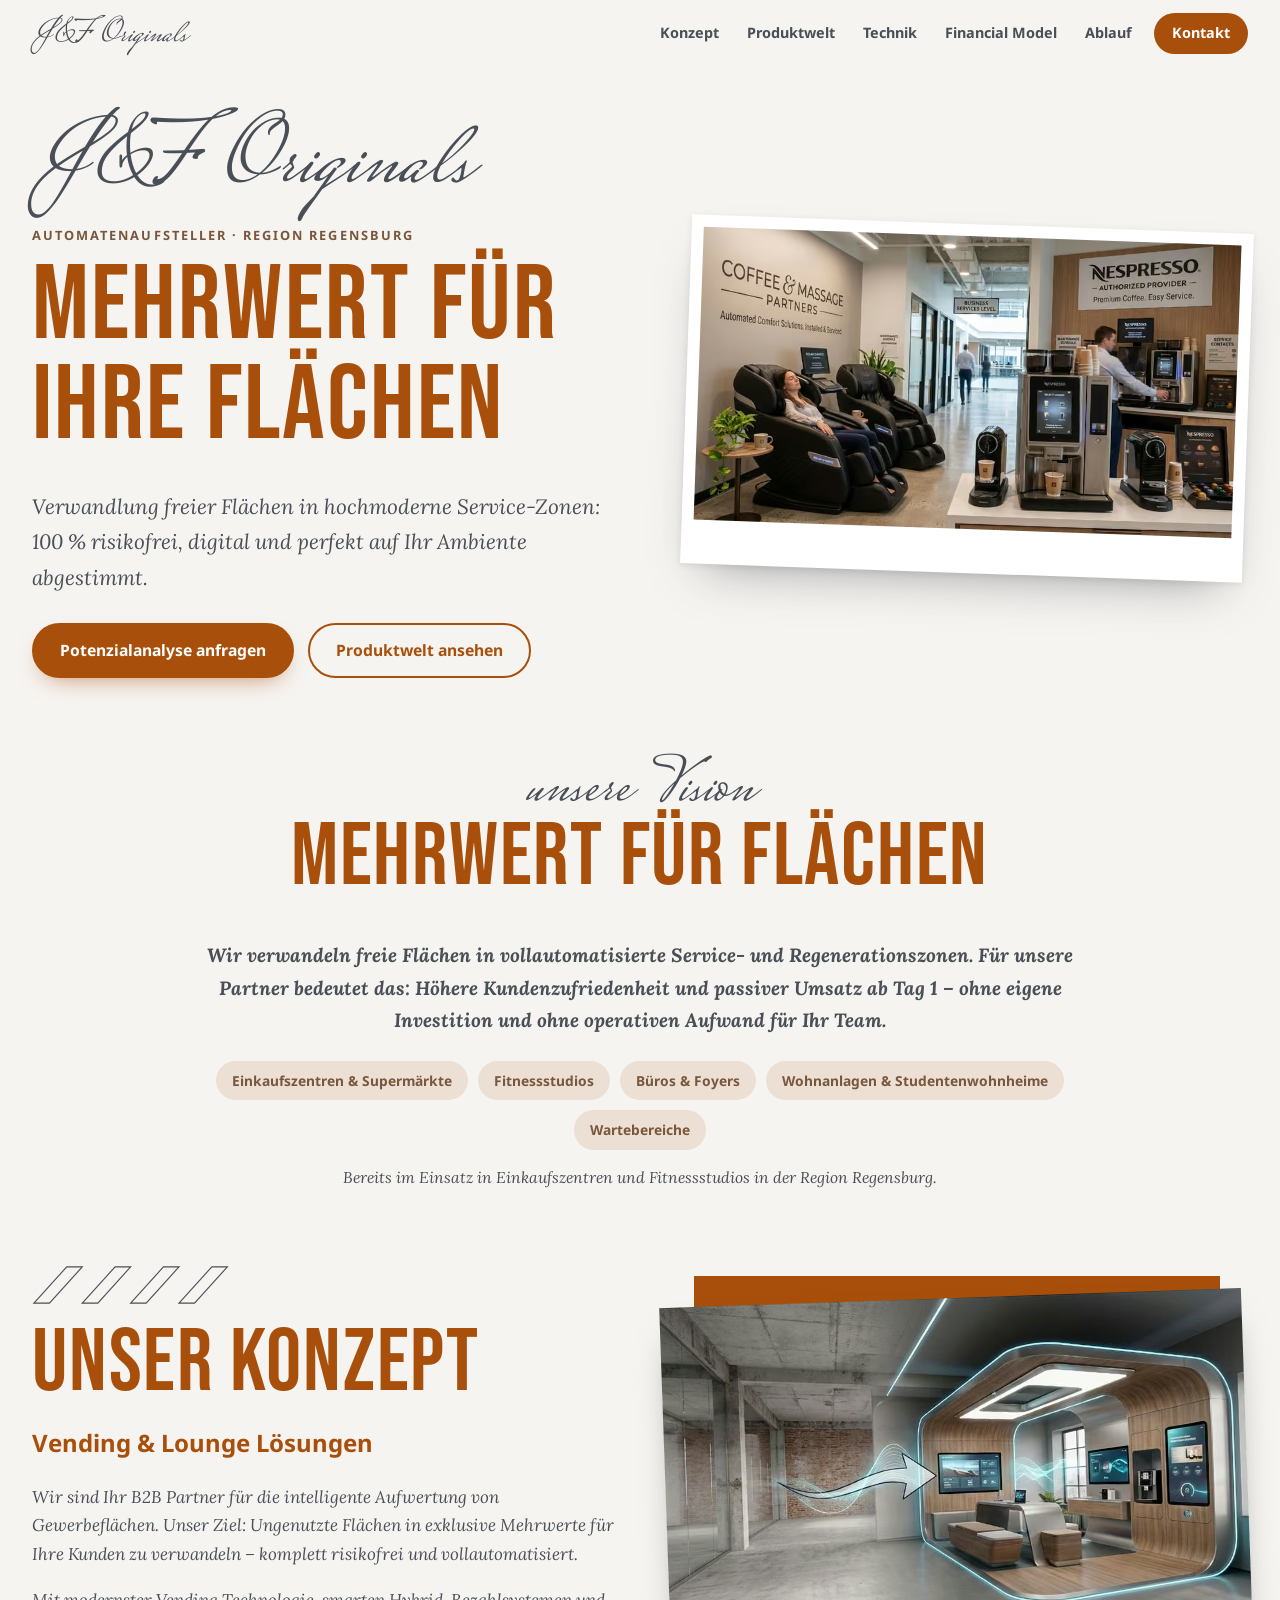
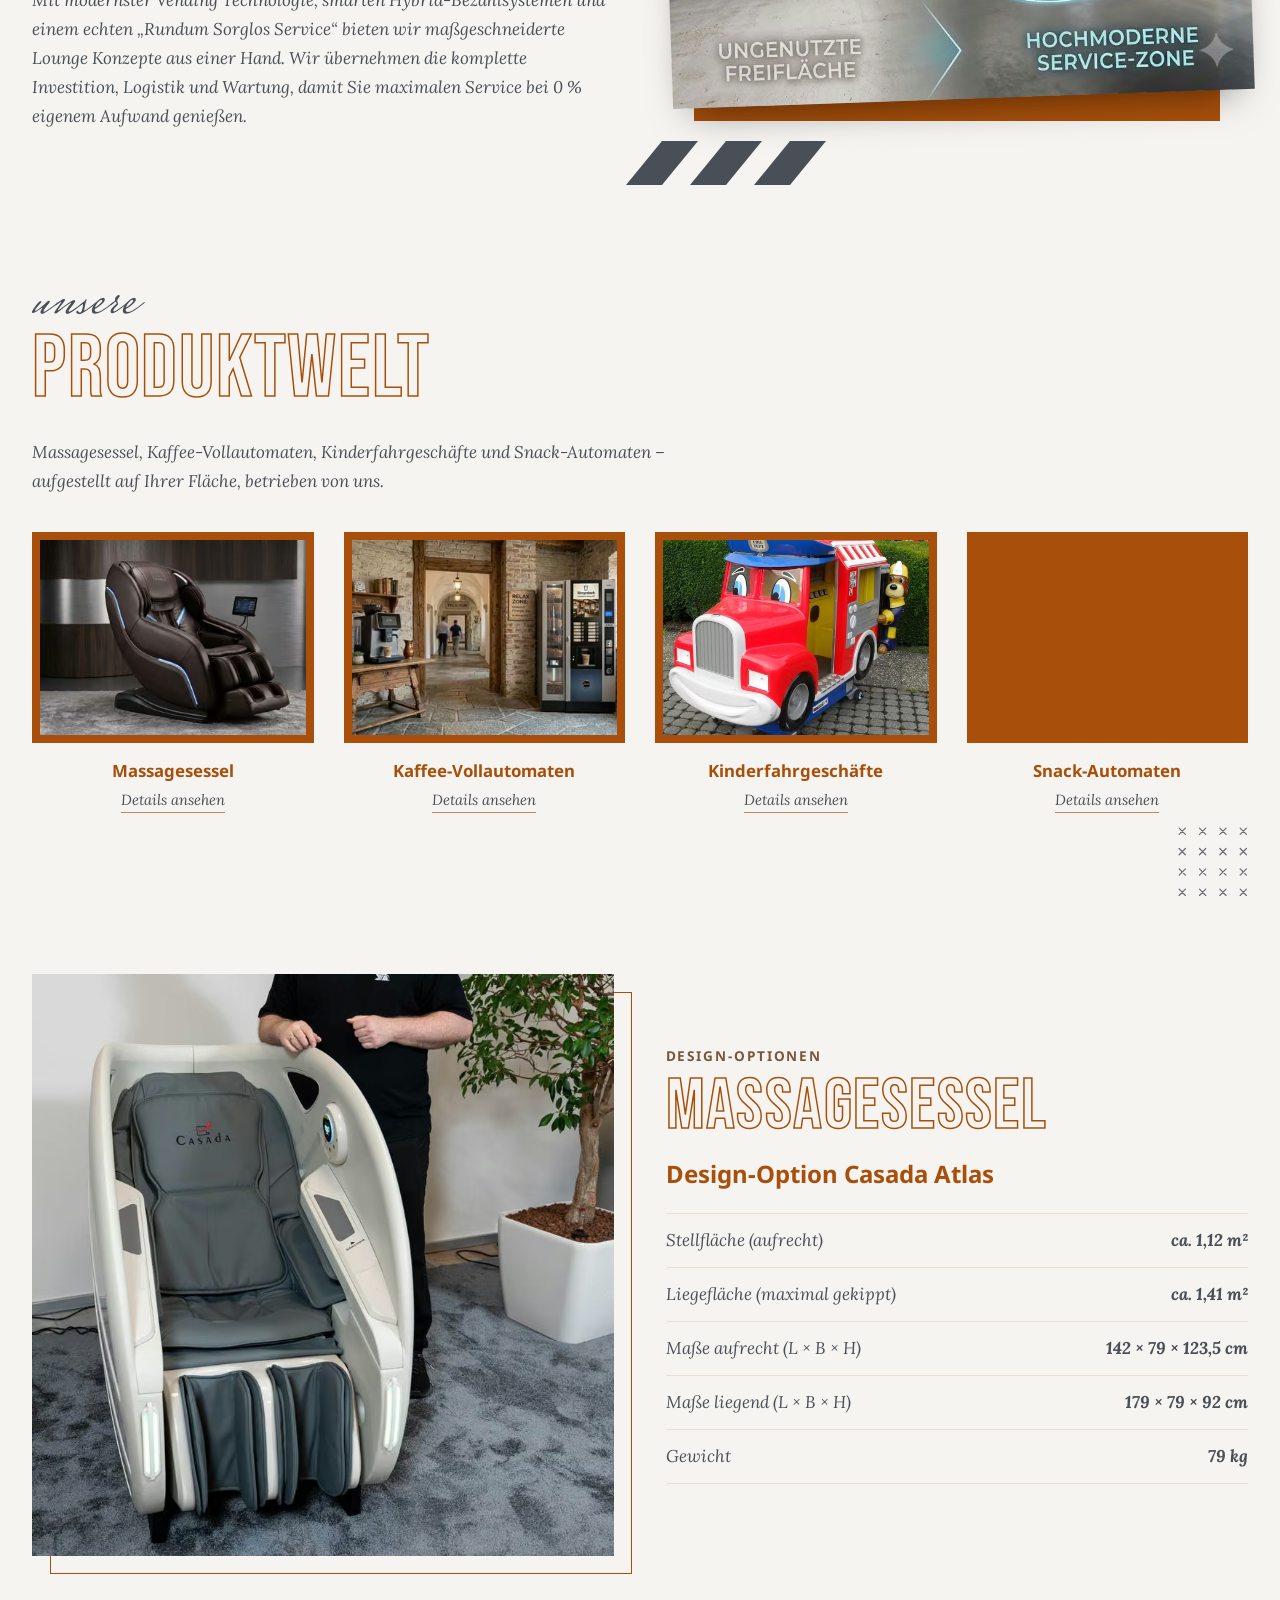
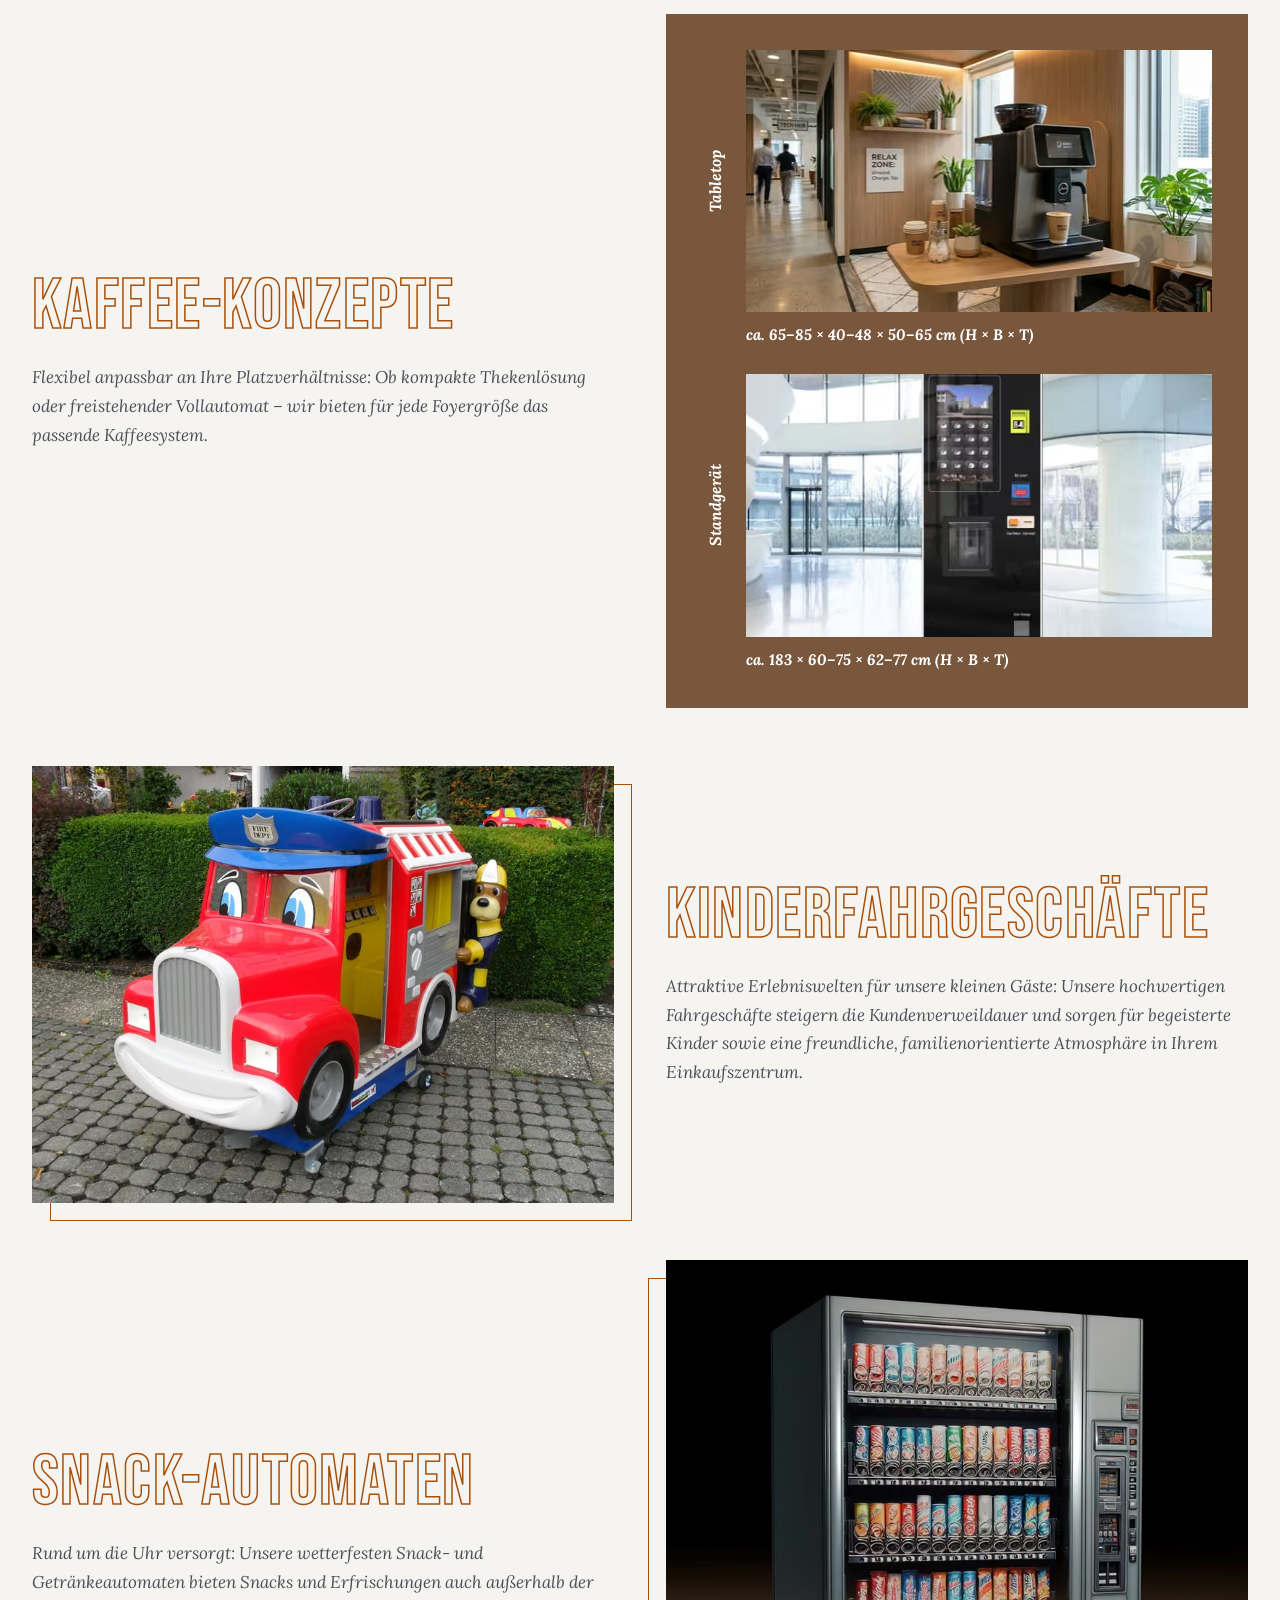
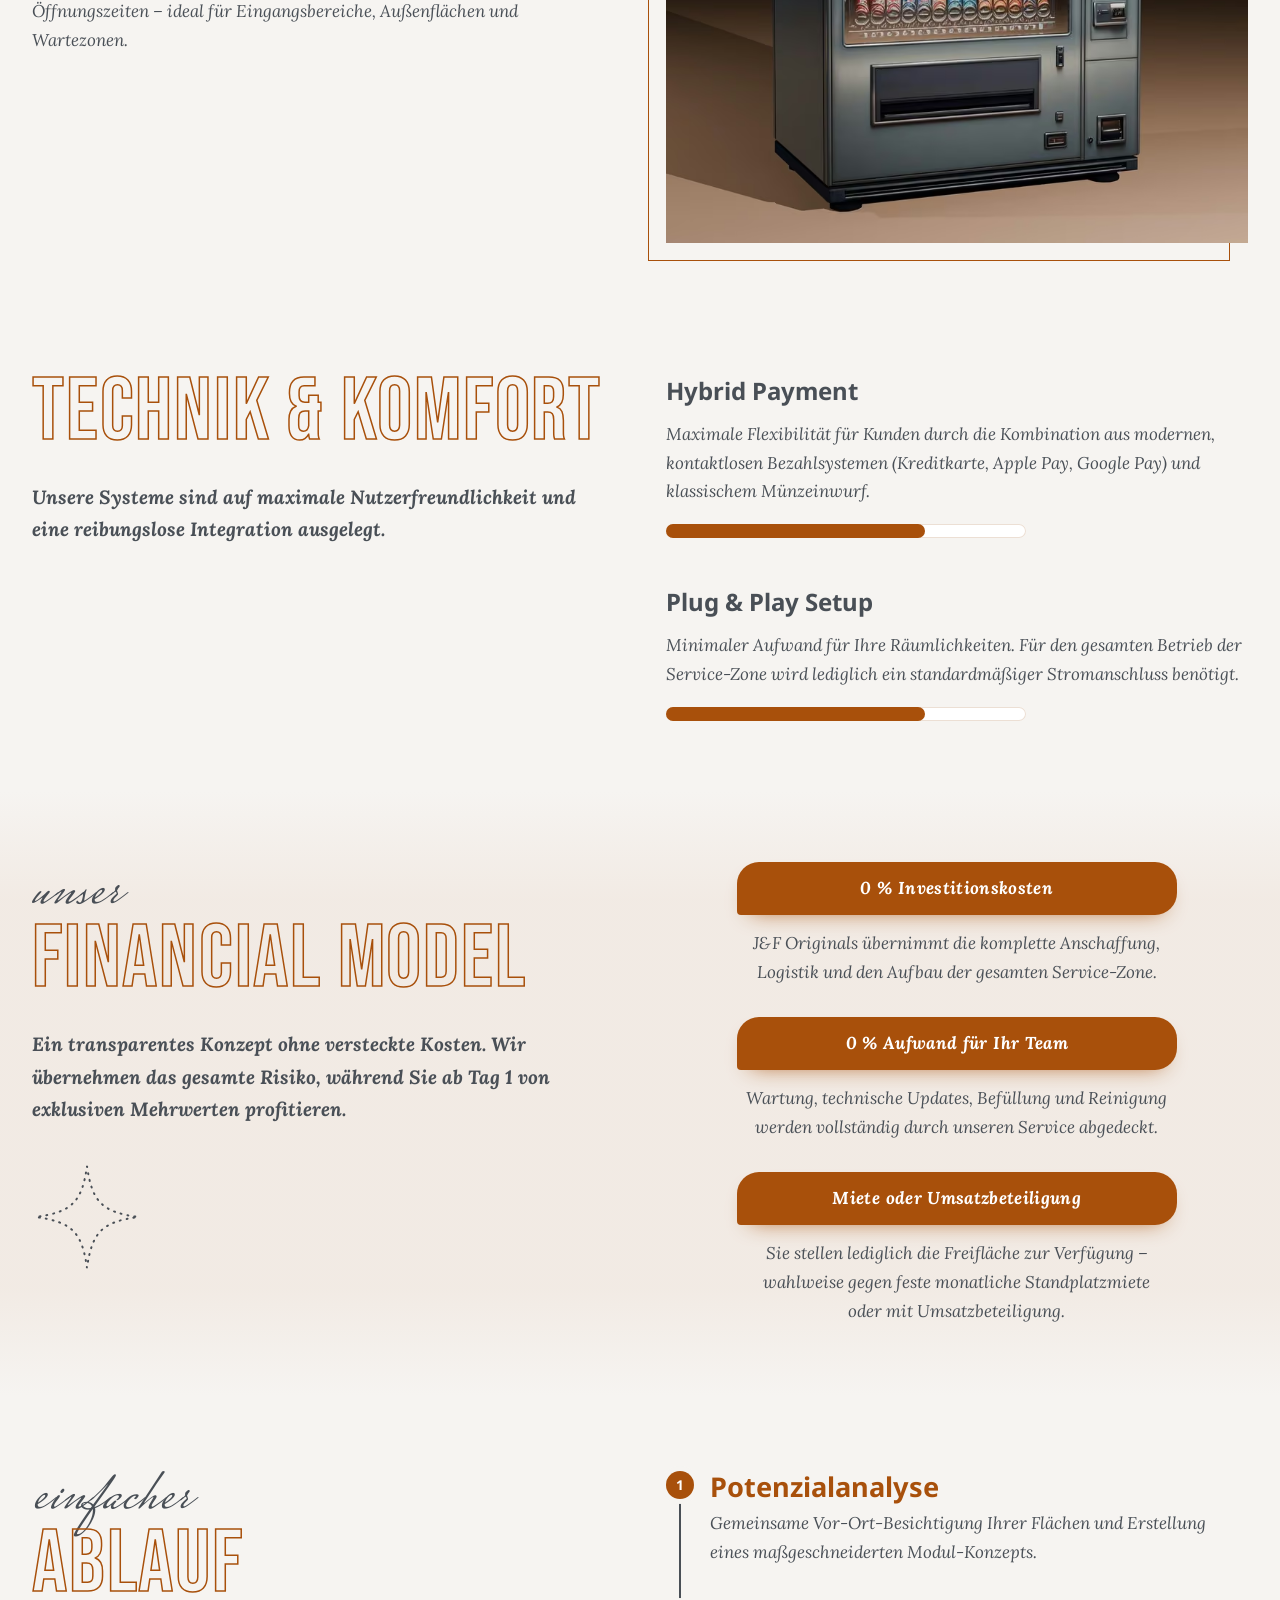
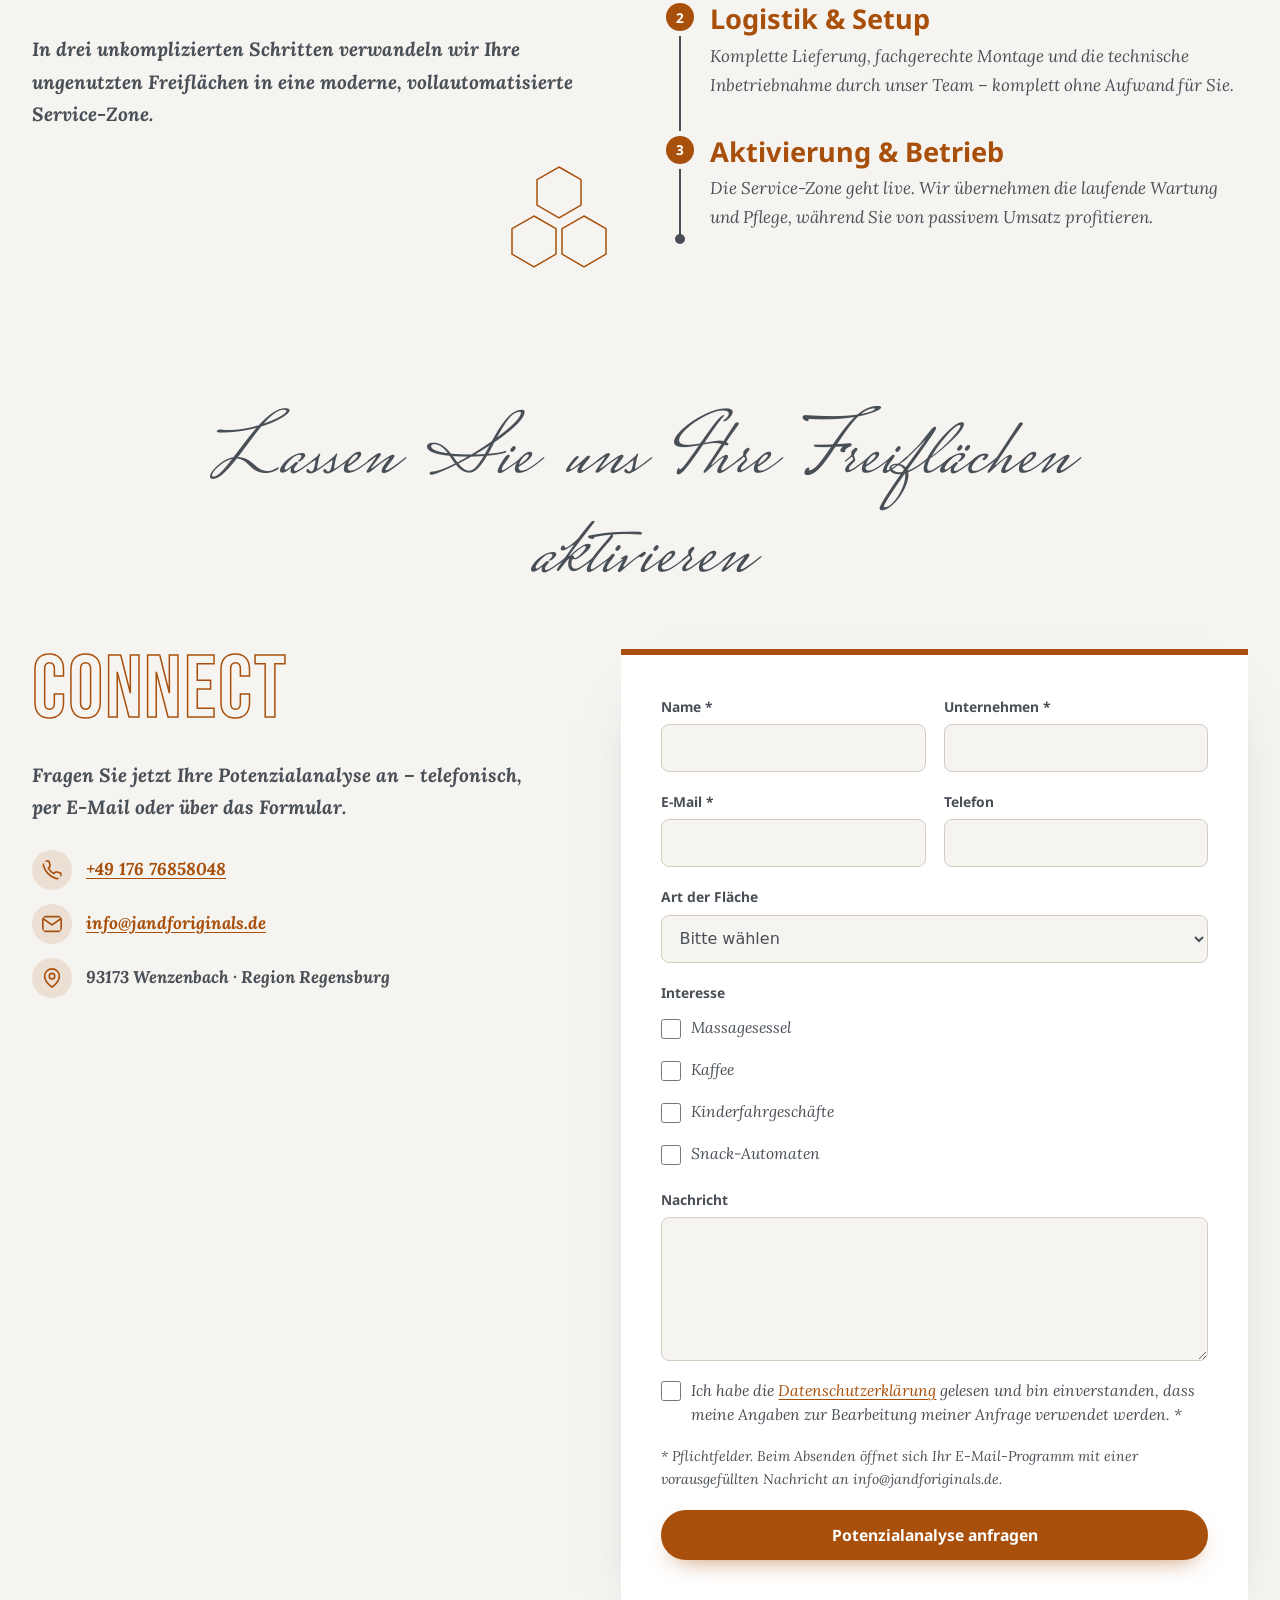
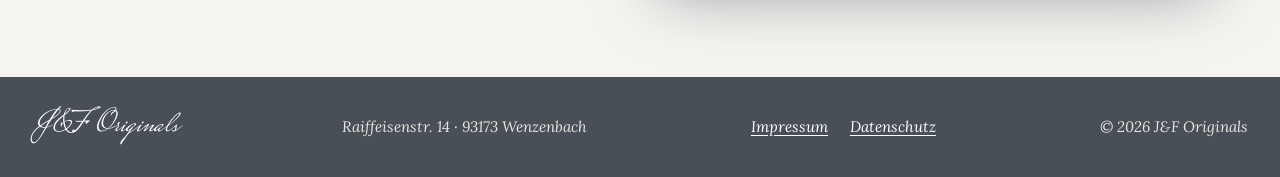
<file: index.html>
<!DOCTYPE html>
<html lang="de">
<head>
  <meta charset="UTF-8">
  <meta name="viewport" content="width=device-width, initial-scale=1">
  <title>J&amp;F Originals – Massagesessel, Kaffee- &amp; Snackautomaten für Ihre Gewerbefläche | Region Regensburg</title>
  <meta name="description" content="Wir verwandeln freie Flächen in vollautomatisierte Service- und Regenerationszonen: höhere Kundenzufriedenheit und passiver Umsatz ab Tag 1 – ohne eigene Investition und ohne operativen Aufwand für Ihr Team. Region Regensburg.">
  <meta name="theme-color" content="#F6F4F1">
  <link rel="canonical" href="https://jandforiginals.de/">

  <meta property="og:type" content="website">
  <meta property="og:locale" content="de_DE">
  <meta property="og:site_name" content="J&amp;F Originals">
  <meta property="og:title" content="J&amp;F Originals – Mehrwert für Ihre Flächen">
  <meta property="og:description" content="Massagesessel, Kaffee-Vollautomaten, Kinderfahrgeschäfte und Snack-Automaten für Ihre Gewerbefläche – 0 % Investition, 0 % Aufwand. Region Regensburg.">
  <meta property="og:url" content="https://jandforiginals.de/">
  <meta property="og:image" content="https://jandforiginals.de/assets/img/og-jf-originals.jpg">
  <meta property="og:image:width" content="1200">
  <meta property="og:image:height" content="630">
  <meta name="twitter:card" content="summary_large_image">

  <link rel="icon" href="favicon.svg" type="image/svg+xml">
  <link rel="stylesheet" href="assets/css/style.css">
  <script>document.documentElement.classList.add("js");</script>

  <script type="application/ld+json">
  {
    "@context": "https://schema.org",
    "@type": "LocalBusiness",
    "name": "J&F Originals",
    "description": "B2B-Partner für Vending- und Lounge-Lösungen: Massagesessel, Kaffee-Vollautomaten, Kinderfahrgeschäfte und Snack-Automaten für Gewerbeflächen.",
    "url": "https://jandforiginals.de/",
    "image": "https://jandforiginals.de/assets/img/og-jf-originals.jpg",
    "telephone": "+49 176 76858048",
    "email": "info@jandforiginals.de",
    "founder": { "@type": "Person", "name": "Jehan Khan Afridi" },
    "vatID": "DE455771208",
    "address": {
      "@type": "PostalAddress",
      "streetAddress": "Raiffeisenstr. 14",
      "postalCode": "93173",
      "addressLocality": "Wenzenbach",
      "addressRegion": "Bayern",
      "addressCountry": "DE"
    },
    "areaServed": [
      { "@type": "City", "name": "Regensburg" },
      { "@type": "AdministrativeArea", "name": "Oberpfalz" },
      { "@type": "AdministrativeArea", "name": "Niederbayern" }
    ]
  }
  </script>
</head>
<body>
  <a class="skip-link" href="#main">Zum Inhalt springen</a>

  <header class="site-header">
    <div class="container header-inner">
      <a href="#start" class="brand" aria-label="J&amp;F Originals – zum Seitenanfang">J&amp;F Originals</a>
      <button class="nav-toggle" type="button" aria-expanded="false" aria-controls="site-nav">
        <span class="sr-only">Menü öffnen</span>
        <span class="bar" aria-hidden="true"></span><span class="bar" aria-hidden="true"></span><span class="bar" aria-hidden="true"></span>
      </button>
      <nav id="site-nav" class="site-nav" aria-label="Hauptnavigation">
        <ul>
          <li><a href="#konzept">Konzept</a></li>
          <li><a href="#produktwelt">Produktwelt</a></li>
          <li><a href="#technik">Technik</a></li>
          <li><a href="#financial-model">Financial Model</a></li>
          <li><a href="#ablauf">Ablauf</a></li>
          <li><a href="#kontakt" class="nav-cta">Kontakt</a></li>
        </ul>
      </nav>
    </div>
  </header>

  <main id="main">

    <!-- 3.1 Hero -->
    <section class="hero" id="start" aria-labelledby="hero-title">
      <div class="container hero-grid">
        <div class="hero-text">
          <p class="script hero-script" aria-hidden="true">J&amp;F Originals</p>
          <p class="eyebrow">Automatenaufsteller · Region Regensburg</p>
          <h1 id="hero-title" class="display hero-title">Mehrwert für Ihre&nbsp;Flächen</h1>
          <p class="lead">Verwandlung freier Flächen in hochmoderne Service-Zonen: 100&nbsp;% risikofrei, digital und perfekt auf Ihr Ambiente abgestimmt.</p>
          <div class="btn-row">
            <a href="#kontakt" class="btn btn-primary">Potenzialanalyse anfragen</a>
            <a href="#produktwelt" class="btn btn-ghost">Produktwelt ansehen</a>
          </div>
        </div>
        <figure class="hero-photo polaroid">
          <picture>
            <source type="image/avif" srcset="assets/img/foyer-massage-kaffee-480.avif 480w, assets/img/foyer-massage-kaffee-800.avif 800w, assets/img/foyer-massage-kaffee-1200.avif 1200w" sizes="(min-width: 900px) 46vw, 92vw">
            <source type="image/webp" srcset="assets/img/foyer-massage-kaffee-480.webp 480w, assets/img/foyer-massage-kaffee-800.webp 800w, assets/img/foyer-massage-kaffee-1200.webp 1200w" sizes="(min-width: 900px) 46vw, 92vw">
            <img src="assets/img/foyer-massage-kaffee-800.jpg" width="800" height="436" alt="Service-Zone in einem Foyer mit Massagesesseln und Kaffee-Vollautomaten" fetchpriority="high" decoding="async">
          </picture>
        </figure>
      </div>
    </section>

    <!-- 3.2 Vision -->
    <section class="section vision" id="vision" aria-labelledby="vision-title">
      <div class="container narrow">
        <p class="script section-script" aria-hidden="true">unsere Vision</p>
        <h2 id="vision-title" class="display display--solid">Mehrwert für Flächen</h2>
        <p class="body-lg">Wir verwandeln freie Flächen in vollautomatisierte Service- und Regenerationszonen. Für unsere Partner bedeutet das: Höhere Kundenzufriedenheit und passiver Umsatz ab Tag&nbsp;1 – ohne eigene Investition und ohne operativen Aufwand für Ihr Team.</p>
        <ul class="audience" aria-label="Für wen wir arbeiten">
          <li>Einkaufszentren &amp; Supermärkte</li>
          <li>Fitnessstudios</li>
          <li>Büros &amp; Foyers</li>
          <li>Wohnanlagen &amp; Studentenwohnheime</li>
          <li>Wartebereiche</li>
        </ul>
        <p class="note">Bereits im Einsatz in Einkaufszentren und Fitnessstudios in der Region Regensburg.</p>
      </div>
    </section>

    <!-- 3.3 Konzept -->
    <section class="section konzept" id="konzept" aria-labelledby="konzept-title">
      <div class="container split">
        <div class="split-text">
          <span class="deco-stripes deco-stripes--outline" aria-hidden="true"></span>
          <h2 id="konzept-title" class="display display--solid">Unser Konzept</h2>
          <p class="subhead">Vending &amp; Lounge Lösungen</p>
          <p>Wir sind Ihr B2B Partner für die intelligente Aufwertung von Gewerbeflächen. Unser Ziel: Ungenutzte Flächen in exklusive Mehrwerte für Ihre Kunden zu verwandeln – komplett risikofrei und vollautomatisiert.</p>
          <p>Mit modernster Vending Technologie, smarten Hybrid-Bezahlsystemen und einem echten „Rundum Sorglos Service“ bieten wir maßgeschneiderte Lounge Konzepte aus einer Hand. Wir übernehmen die komplette Investition, Logistik und Wartung, damit Sie maximalen Service bei 0&nbsp;% eigenem Aufwand genießen.</p>
        </div>
        <figure class="split-media framed-block">
          <picture>
            <source type="image/avif" srcset="assets/img/freiflaeche-service-zone-480.avif 480w, assets/img/freiflaeche-service-zone-839.avif 839w" sizes="(min-width: 900px) 46vw, 92vw">
            <source type="image/webp" srcset="assets/img/freiflaeche-service-zone-480.webp 480w, assets/img/freiflaeche-service-zone-839.webp 839w" sizes="(min-width: 900px) 46vw, 92vw">
            <img src="assets/img/freiflaeche-service-zone-800.jpg" width="800" height="551" loading="lazy" decoding="async" alt="Vorher-Nachher-Darstellung: links eine ungenutzte Freifläche, rechts dieselbe Fläche als hochmoderne Service-Zone">
          </picture>
          <span class="deco-stripes deco-stripes--solid" aria-hidden="true"></span>
        </figure>
      </div>
    </section>

    <!-- 3.4 Produktwelt -->
    <section class="section produktwelt" id="produktwelt" aria-labelledby="produktwelt-title">
      <div class="container">
        <div class="section-head">
          <p class="script section-script" aria-hidden="true">unsere</p>
          <h2 id="produktwelt-title" class="display display--outline">Produktwelt</h2>
          <p class="section-intro">Massagesessel, Kaffee-Vollautomaten, Kinderfahrgeschäfte und Snack-Automaten – aufgestellt auf Ihrer Fläche, betrieben von uns.</p>
        </div>
        <ul class="product-grid">
          <li>
            <a class="product-card" href="#massagesessel">
              <span class="frame">
                <picture>
                  <source type="image/avif" srcset="assets/img/massagesessel-480.avif 480w, assets/img/massagesessel-800.avif 800w" sizes="(min-width: 1000px) 25vw, (min-width: 600px) 46vw, 92vw">
                  <source type="image/webp" srcset="assets/img/massagesessel-480.webp 480w, assets/img/massagesessel-800.webp 800w" sizes="(min-width: 1000px) 25vw, (min-width: 600px) 46vw, 92vw">
                  <img src="assets/img/massagesessel-800.jpg" width="800" height="436" loading="lazy" decoding="async" alt="Moderner Massagesessel in dunklem Leder">
                </picture>
              </span>
              <span class="product-name">Massagesessel</span>
              <span class="product-more">Details ansehen</span>
            </a>
          </li>
          <li>
            <a class="product-card" href="#kaffee">
              <span class="frame">
                <picture>
                  <source type="image/avif" srcset="assets/img/kaffee-vollautomaten-480.avif 480w, assets/img/kaffee-vollautomaten-800.avif 800w" sizes="(min-width: 1000px) 25vw, (min-width: 600px) 46vw, 92vw">
                  <source type="image/webp" srcset="assets/img/kaffee-vollautomaten-480.webp 480w, assets/img/kaffee-vollautomaten-800.webp 800w" sizes="(min-width: 1000px) 25vw, (min-width: 600px) 46vw, 92vw">
                  <img src="assets/img/kaffee-vollautomaten-800.jpg" width="800" height="436" loading="lazy" decoding="async" alt="Kaffee-Vollautomaten in einem Flur mit Steinwänden">
                </picture>
              </span>
              <span class="product-name">Kaffee-Vollautomaten</span>
              <span class="product-more">Details ansehen</span>
            </a>
          </li>
          <li>
            <a class="product-card" href="#kinderfahrgeschaefte">
              <span class="frame">
                <picture>
                  <source type="image/avif" srcset="assets/img/kinderfahrgeschaeft-480.avif 480w, assets/img/kinderfahrgeschaeft-800.avif 800w" sizes="(min-width: 1000px) 25vw, (min-width: 600px) 46vw, 92vw">
                  <source type="image/webp" srcset="assets/img/kinderfahrgeschaeft-480.webp 480w, assets/img/kinderfahrgeschaeft-800.webp 800w" sizes="(min-width: 1000px) 25vw, (min-width: 600px) 46vw, 92vw">
                  <img src="assets/img/kinderfahrgeschaeft-800.jpg" width="800" height="800" loading="lazy" decoding="async" alt="Rotes Kinderfahrgeschäft in Form eines Feuerwehrautos">
                </picture>
              </span>
              <span class="product-name">Kinderfahrgeschäfte</span>
              <span class="product-more">Details ansehen</span>
            </a>
          </li>
          <li>
            <a class="product-card" href="#snack-automaten">
              <span class="frame">
                <picture>
                  <source type="image/avif" srcset="assets/img/snackautomat-480.avif 480w, assets/img/snackautomat-800.avif 800w" sizes="(min-width: 1000px) 25vw, (min-width: 600px) 46vw, 92vw">
                  <source type="image/webp" srcset="assets/img/snackautomat-480.webp 480w, assets/img/snackautomat-800.webp 800w" sizes="(min-width: 1000px) 25vw, (min-width: 600px) 46vw, 92vw">
                  <img src="assets/img/snackautomat-800.jpg" width="800" height="800" loading="lazy" decoding="async" alt="Snack- und Getränkeautomat aus Edelstahl">
                </picture>
              </span>
              <span class="product-name">Snack-Automaten</span>
              <span class="product-more">Details ansehen</span>
            </a>
          </li>
        </ul>
        <span class="deco-cross" aria-hidden="true"></span>
      </div>
    </section>

    <!-- 3.5 Detail: Massagesessel -->
    <section class="section detail" id="massagesessel" aria-labelledby="massage-title">
      <div class="container split split--reverse">
        <div class="split-text">
          <p class="kicker">Design-Optionen</p>
          <h2 id="massage-title" class="display display--outline display--md">Massagesessel</h2>
          <p class="subhead">Design-Option Casada Atlas</p>
          <dl class="specs">
            <div><dt>Stellfläche (aufrecht)</dt><dd>ca. 1,12&nbsp;m²</dd></div>
            <div><dt>Liegefläche (maximal gekippt)</dt><dd>ca. 1,41&nbsp;m²</dd></div>
            <div><dt>Maße aufrecht (L&nbsp;×&nbsp;B&nbsp;×&nbsp;H)</dt><dd>142 × 79 × 123,5&nbsp;cm</dd></div>
            <div><dt>Maße liegend (L&nbsp;×&nbsp;B&nbsp;×&nbsp;H)</dt><dd>179 × 79 × 92&nbsp;cm</dd></div>
            <div><dt>Gewicht</dt><dd>79&nbsp;kg</dd></div>
          </dl>
        </div>
        <figure class="split-media offset-frame">
          <picture>
            <source type="image/avif" srcset="assets/img/massagesessel-casada-atlas-480.avif 480w, assets/img/massagesessel-casada-atlas-800.avif 800w" sizes="(min-width: 900px) 40vw, 92vw">
            <source type="image/webp" srcset="assets/img/massagesessel-casada-atlas-480.webp 480w, assets/img/massagesessel-casada-atlas-800.webp 800w" sizes="(min-width: 900px) 40vw, 92vw">
            <img src="assets/img/massagesessel-casada-atlas-800.jpg" width="800" height="801" loading="lazy" decoding="async" alt="Massagesessel Casada Atlas in Weiß und Grau">
          </picture>
        </figure>
      </div>
    </section>

    <!-- 3.5 Detail: Kaffee -->
    <section class="section detail kaffee" id="kaffee" aria-labelledby="kaffee-title">
      <div class="container split">
        <div class="split-text">
          <h2 id="kaffee-title" class="display display--outline display--md">Kaffee-Konzepte</h2>
          <p>Flexibel anpassbar an Ihre Platzverhältnisse: Ob kompakte Thekenlösung oder freistehender Vollautomat – wir bieten für jede Foyergröße das passende Kaffeesystem.</p>
        </div>
        <div class="coffee-panel">
          <figure class="coffee-item">
            <figcaption class="coffee-label">Tabletop</figcaption>
            <picture>
              <source type="image/avif" srcset="assets/img/kaffee-tabletop-480.avif 480w, assets/img/kaffee-tabletop-800.avif 800w" sizes="(min-width: 900px) 34vw, 80vw">
              <source type="image/webp" srcset="assets/img/kaffee-tabletop-480.webp 480w, assets/img/kaffee-tabletop-800.webp 800w" sizes="(min-width: 900px) 34vw, 80vw">
              <img src="assets/img/kaffee-tabletop-800.jpg" width="800" height="436" loading="lazy" decoding="async" alt="Kompakter Kaffee-Vollautomat als Tabletop-Lösung auf einer Theke">
            </picture>
            <p class="coffee-size">ca. 65–85 × 40–48 × 50–65&nbsp;cm (H × B × T)</p>
          </figure>
          <figure class="coffee-item">
            <figcaption class="coffee-label">Standgerät</figcaption>
            <picture>
              <source type="image/avif" srcset="assets/img/kaffee-standgeraet-480.avif 480w, assets/img/kaffee-standgeraet-800.avif 800w" sizes="(min-width: 900px) 34vw, 80vw">
              <source type="image/webp" srcset="assets/img/kaffee-standgeraet-480.webp 480w, assets/img/kaffee-standgeraet-800.webp 800w" sizes="(min-width: 900px) 34vw, 80vw">
              <img class="img-crop" src="assets/img/kaffee-standgeraet-800.jpg" width="800" height="800" loading="lazy" decoding="async" alt="Freistehender Kaffee-Vollautomat als Standgerät in einem hellen Foyer">
            </picture>
            <p class="coffee-size">ca. 183 × 60–75 × 62–77&nbsp;cm (H × B × T)</p>
          </figure>
        </div>
      </div>
    </section>

    <!-- 3.5 Detail: Kinderfahrgeschäfte -->
    <section class="section detail" id="kinderfahrgeschaefte" aria-labelledby="kinder-title">
      <div class="container split split--reverse">
        <div class="split-text">
          <h2 id="kinder-title" class="display display--outline display--md">Kinder&shy;fahrgeschäfte</h2>
          <p>Attraktive Erlebniswelten für unsere kleinen Gäste: Unsere hochwertigen Fahrgeschäfte steigern die Kundenverweildauer und sorgen für begeisterte Kinder sowie eine freundliche, familienorientierte Atmosphäre in Ihrem Einkaufszentrum.</p>
        </div>
        <figure class="split-media offset-frame">
          <picture>
            <source type="image/avif" srcset="assets/img/kinderfahrgeschaeft-feuerwehr-480.avif 480w, assets/img/kinderfahrgeschaeft-feuerwehr-800.avif 800w, assets/img/kinderfahrgeschaeft-feuerwehr-1200.avif 1200w" sizes="(min-width: 900px) 40vw, 92vw">
            <source type="image/webp" srcset="assets/img/kinderfahrgeschaeft-feuerwehr-480.webp 480w, assets/img/kinderfahrgeschaeft-feuerwehr-800.webp 800w, assets/img/kinderfahrgeschaeft-feuerwehr-1200.webp 1200w" sizes="(min-width: 900px) 40vw, 92vw">
            <img src="assets/img/kinderfahrgeschaeft-feuerwehr-800.jpg" width="800" height="600" loading="lazy" decoding="async" alt="Kinderfahrgeschäft in Form eines roten Feuerwehrautos im Freien">
          </picture>
        </figure>
      </div>
    </section>

    <!-- 3.5 Detail: Snack-Automaten -->
    <section class="section detail" id="snack-automaten" aria-labelledby="snack-title">
      <div class="container split">
        <div class="split-text">
          <h2 id="snack-title" class="display display--outline display--md">Snack-Automaten</h2>
          <p>Rund um die Uhr versorgt: Unsere wetterfesten Snack- und Getränkeautomaten bieten Snacks und Erfrischungen auch außerhalb der Öffnungszeiten – ideal für Eingangsbereiche, Außenflächen und Wartezonen.</p>
        </div>
        <figure class="split-media offset-frame offset-frame--left">
          <picture>
            <source type="image/avif" srcset="assets/img/snackautomat-480.avif 480w, assets/img/snackautomat-800.avif 800w" sizes="(min-width: 900px) 40vw, 92vw">
            <source type="image/webp" srcset="assets/img/snackautomat-480.webp 480w, assets/img/snackautomat-800.webp 800w" sizes="(min-width: 900px) 40vw, 92vw">
            <img src="assets/img/snackautomat-800.jpg" width="800" height="800" loading="lazy" decoding="async" alt="Snack- und Getränkeautomat mit Glasfront">
          </picture>
        </figure>
      </div>
    </section>

    <!-- 3.6 Technik & Komfort -->
    <section class="section technik" id="technik" aria-labelledby="technik-title">
      <div class="container split split--top">
        <div class="split-text">
          <h2 id="technik-title" class="display display--outline">Technik &amp; Komfort</h2>
          <p class="body-lg">Unsere Systeme sind auf maximale Nutzerfreundlichkeit und eine reibungslose Integration ausgelegt.</p>
        </div>
        <div class="feature-list">
          <article class="feature">
            <h3 class="feature-title">Hybrid Payment</h3>
            <p>Maximale Flexibilität für Kunden durch die Kombination aus modernen, kontaktlosen Bezahlsystemen (Kreditkarte, Apple Pay, Google Pay) und klassischem Münzeinwurf.</p>
            <span class="meter" aria-hidden="true"><span></span></span>
          </article>
          <article class="feature">
            <h3 class="feature-title">Plug &amp; Play Setup</h3>
            <p>Minimaler Aufwand für Ihre Räumlichkeiten. Für den gesamten Betrieb der Service-Zone wird lediglich ein standardmäßiger Stromanschluss benötigt.</p>
            <span class="meter" aria-hidden="true"><span></span></span>
          </article>
        </div>
      </div>
    </section>

    <!-- 3.7 Financial Model -->
    <section class="section financial" id="financial-model" aria-labelledby="financial-title">
      <div class="container split split--top">
        <div class="split-text">
          <p class="script section-script" aria-hidden="true">unser</p>
          <h2 id="financial-title" class="display display--outline">Financial Model</h2>
          <p class="body-lg">Ein transparentes Konzept ohne versteckte Kosten. Wir übernehmen das gesamte Risiko, während Sie ab Tag&nbsp;1 von exklusiven Mehrwerten profitieren.</p>
          <span class="deco-star" aria-hidden="true"></span>
        </div>
        <ul class="tiles">
          <li class="tile">
            <h3 class="pill">0&nbsp;% Investitionskosten</h3>
            <p>J&amp;F Originals übernimmt die komplette Anschaffung, Logistik und den Aufbau der gesamten Service-Zone.</p>
          </li>
          <li class="tile">
            <h3 class="pill">0&nbsp;% Aufwand für Ihr Team</h3>
            <p>Wartung, technische Updates, Befüllung und Reinigung werden vollständig durch unseren Service abgedeckt.</p>
          </li>
          <li class="tile">
            <h3 class="pill">Miete oder Umsatzbeteiligung</h3>
            <p>Sie stellen lediglich die Freifläche zur Verfügung – wahlweise gegen feste monatliche Standplatzmiete oder mit Umsatzbeteiligung.</p>
          </li>
        </ul>
      </div>
    </section>

    <!-- 3.8 Ablauf -->
    <section class="section ablauf" id="ablauf" aria-labelledby="ablauf-title">
      <div class="container split split--top">
        <div class="split-text">
          <p class="script section-script" aria-hidden="true">einfacher</p>
          <h2 id="ablauf-title" class="display display--outline">Ablauf</h2>
          <p class="body-lg">In drei unkomplizierten Schritten verwandeln wir Ihre ungenutzten Freiflächen in eine moderne, vollautomatisierte Service-Zone.</p>
          <span class="deco-hex" aria-hidden="true"></span>
        </div>
        <ol class="timeline">
          <li>
            <h3>Potenzialanalyse</h3>
            <p>Gemeinsame Vor-Ort-Besichtigung Ihrer Flächen und Erstellung eines maßgeschneiderten Modul-Konzepts.</p>
          </li>
          <li>
            <h3>Logistik &amp; Setup</h3>
            <p>Komplette Lieferung, fachgerechte Montage und die technische Inbetriebnahme durch unser Team – komplett ohne Aufwand für Sie.</p>
          </li>
          <li>
            <h3>Aktivierung &amp; Betrieb</h3>
            <p>Die Service-Zone geht live. Wir übernehmen die laufende Wartung und Pflege, während Sie von passivem Umsatz profitieren.</p>
          </li>
        </ol>
      </div>
    </section>

    <!-- 3.9 Kontakt -->
    <section class="section kontakt" id="kontakt" aria-labelledby="kontakt-title">
      <div class="container">
        <p class="script kontakt-script" aria-hidden="true">Lassen Sie uns Ihre Freiflächen aktivieren</p>
        <div class="kontakt-grid">
          <div class="kontakt-info">
            <h2 id="kontakt-title" class="display display--outline">Connect</h2>
            <p class="sr-only">Lassen Sie uns Ihre Freiflächen aktivieren.</p>
            <p class="body-lg">Fragen Sie jetzt Ihre Potenzialanalyse an – telefonisch, per E-Mail oder über das Formular.</p>
            <ul class="contact-list">
              <li>
                <svg viewBox="0 0 24 24" aria-hidden="true"><path d="M22 16.9v3a2 2 0 0 1-2.2 2 19.8 19.8 0 0 1-8.6-3.1 19.5 19.5 0 0 1-6-6A19.8 19.8 0 0 1 2.1 4.2 2 2 0 0 1 4.1 2h3a2 2 0 0 1 2 1.7c.1 1 .4 1.9.7 2.8a2 2 0 0 1-.5 2.1L8 9.9a16 16 0 0 0 6 6l1.3-1.3a2 2 0 0 1 2.1-.4c.9.3 1.8.6 2.8.7a2 2 0 0 1 1.7 2z"/></svg>
                <a href="tel:+4917676858048">+49 176 76858048</a>
              </li>
              <li>
                <svg viewBox="0 0 24 24" aria-hidden="true"><rect x="2" y="4" width="20" height="16" rx="2"/><path d="m22 6-10 7L2 6"/></svg>
                <a href="mailto:info@jandforiginals.de">info@jandforiginals.de</a>
              </li>
              <li>
                <svg viewBox="0 0 24 24" aria-hidden="true"><path d="M20 10c0 6-8 12-8 12S4 16 4 10a8 8 0 0 1 16 0z"/><circle cx="12" cy="10" r="3"/></svg>
                <span>93173 Wenzenbach · Region Regensburg</span>
              </li>
            </ul>
          </div>

          <!-- Kontaktformular v1: öffnet das E-Mail-Programm (mailto). Später ggf. durch PHP-Mailer ersetzen. -->
          <form class="contact-form" id="contact-form" action="mailto:info@jandforiginals.de" method="post" enctype="text/plain" novalidate>
            <div class="field">
              <label for="f-name">Name <span aria-hidden="true">*</span></label>
              <input id="f-name" name="Name" type="text" autocomplete="name" required>
            </div>
            <div class="field">
              <label for="f-company">Unternehmen <span aria-hidden="true">*</span></label>
              <input id="f-company" name="Unternehmen" type="text" autocomplete="organization" required>
            </div>
            <div class="field">
              <label for="f-email">E-Mail <span aria-hidden="true">*</span></label>
              <input id="f-email" name="E-Mail" type="email" autocomplete="email" required>
            </div>
            <div class="field">
              <label for="f-phone">Telefon</label>
              <input id="f-phone" name="Telefon" type="tel" autocomplete="tel">
            </div>
            <div class="field field--full">
              <label for="f-area">Art der Fläche</label>
              <select id="f-area" name="Art der Fläche">
                <option value="">Bitte wählen</option>
                <option>Einkaufszentrum</option>
                <option>Fitnessstudio</option>
                <option>Büro &amp; Foyer</option>
                <option>Wohnanlage</option>
                <option>Sonstiges</option>
              </select>
            </div>
            <fieldset class="field field--full checks">
              <legend>Interesse</legend>
              <label><input type="checkbox" name="Interesse" value="Massagesessel"> Massagesessel</label>
              <label><input type="checkbox" name="Interesse" value="Kaffee"> Kaffee</label>
              <label><input type="checkbox" name="Interesse" value="Kinderfahrgeschäfte"> Kinderfahrgeschäfte</label>
              <label><input type="checkbox" name="Interesse" value="Snack-Automaten"> Snack-Automaten</label>
            </fieldset>
            <div class="field field--full">
              <label for="f-message">Nachricht</label>
              <textarea id="f-message" name="Nachricht" rows="5"></textarea>
            </div>
            <div class="field field--full consent">
              <label>
                <input id="f-consent" type="checkbox" name="Einwilligung" value="ja" required>
                <span>Ich habe die <a href="datenschutz.html">Datenschutzerklärung</a> gelesen und bin einverstanden, dass meine Angaben zur Bearbeitung meiner Anfrage verwendet werden. <span aria-hidden="true">*</span></span>
              </label>
            </div>
            <p class="form-hint field--full">* Pflichtfelder. Beim Absenden öffnet sich Ihr E-Mail-Programm mit einer vorausgefüllten Nachricht an info@jandforiginals.de.</p>
            <p class="form-status field--full" id="form-status" role="status" aria-live="polite"></p>
            <button type="submit" class="btn btn-primary field--full">Potenzialanalyse anfragen</button>
          </form>
        </div>
      </div>
    </section>
  </main>

  <!-- 3.10 Footer -->
  <footer class="site-footer">
    <div class="container footer-inner">
      <p class="footer-brand">J&amp;F Originals</p>
      <address>Raiffeisenstr. 14 · 93173 Wenzenbach</address>
      <nav aria-label="Rechtliches">
        <a href="impressum.html">Impressum</a>
        <a href="datenschutz.html">Datenschutz</a>
      </nav>
      <p class="copy">© 2026 J&amp;F Originals</p>
    </div>
  </footer>

  <script src="assets/js/main.js" defer></script>
</body>
</html>
</file>
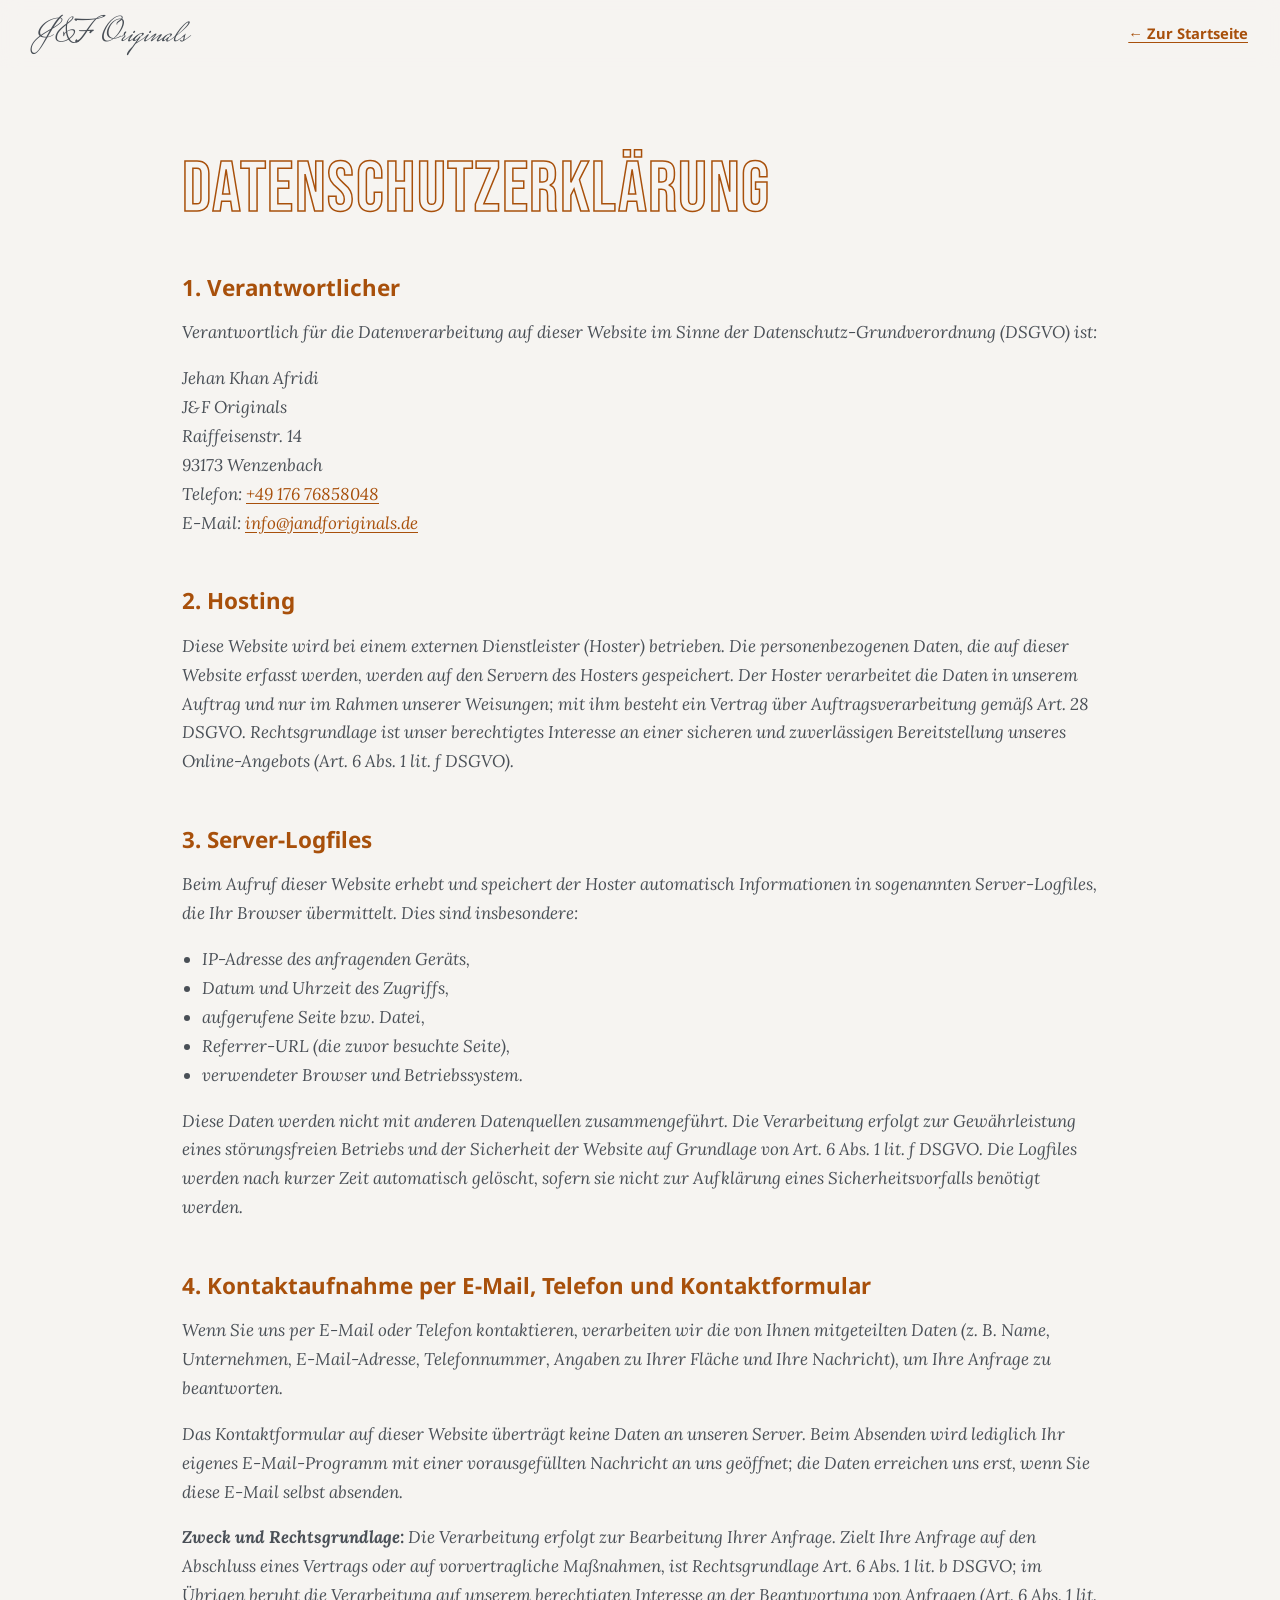
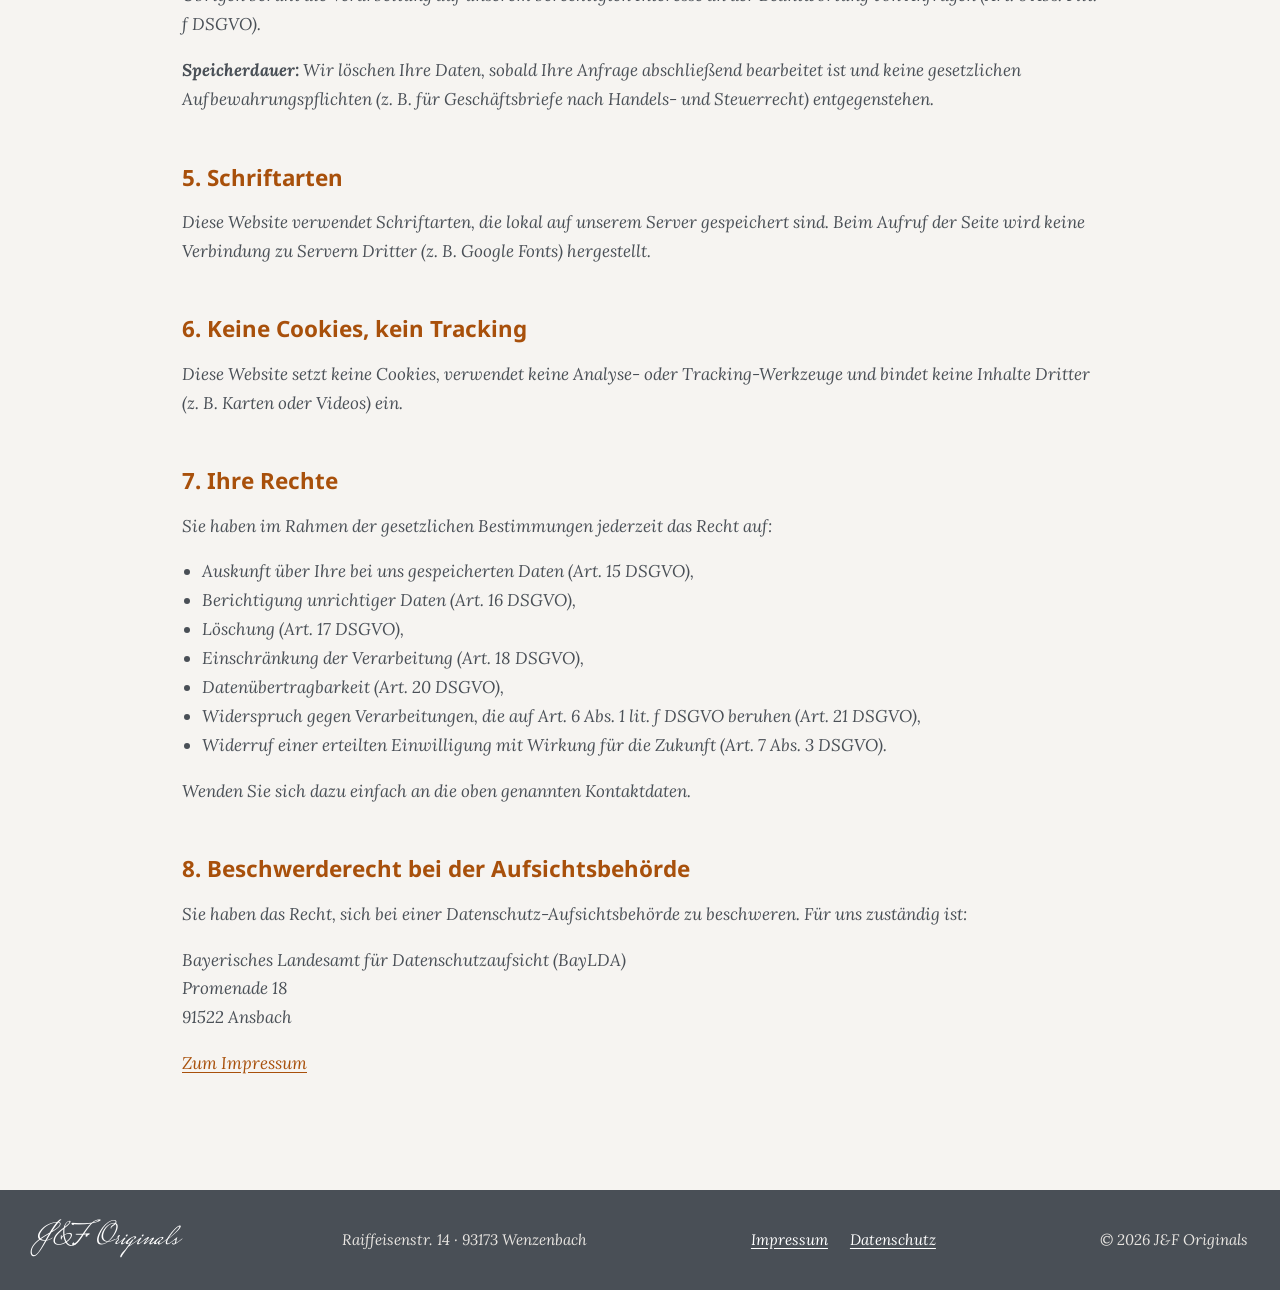
<file: datenschutz.html>
<!DOCTYPE html>
<html lang="de">
<head>
  <meta charset="UTF-8">
  <meta name="viewport" content="width=device-width, initial-scale=1">
  <title>Datenschutzerklärung | J&amp;F Originals</title>
  <meta name="description" content="Datenschutzerklärung von J&amp;F Originals: welche Daten beim Besuch dieser Website und bei einer Kontaktaufnahme verarbeitet werden.">
  <meta name="theme-color" content="#F6F4F1">
  <link rel="canonical" href="https://jandforiginals.de/datenschutz.html">
  <link rel="icon" href="favicon.svg" type="image/svg+xml">
  <link rel="stylesheet" href="assets/css/style.css">
</head>
<body>
  <a class="skip-link" href="#main">Zum Inhalt springen</a>
  <header class="site-header">
    <div class="container header-inner">
      <a href="index.html" class="brand" aria-label="J&amp;F Originals – zur Startseite">J&amp;F Originals</a>
      <a href="index.html" class="back-link">← Zur Startseite</a>
    </div>
  </header>

  <!-- TODO: Datenschutztext vom Inhaber prüfen lassen bzw. mit einem Generator (z. B. e-recht24) final erstellen -->
  <main id="main" class="legal">
    <div class="container narrow">
      <h1 class="display display--outline display--md">Datenschutz&shy;erklärung</h1>

      <h2>1. Verantwortlicher</h2>
      <p>
        Verantwortlich für die Datenverarbeitung auf dieser Website im Sinne der Datenschutz-Grundverordnung (DSGVO) ist:
      </p>
      <p>
        Jehan Khan Afridi<br>
        J&amp;F Originals<br>
        Raiffeisenstr. 14<br>
        93173 Wenzenbach<br>
        Telefon: <a href="tel:+4917676858048">+49 176 76858048</a><br>
        E-Mail: <a href="mailto:info@jandforiginals.de">info@jandforiginals.de</a>
      </p>

      <h2>2. Hosting</h2>
      <!-- TODO: Hosting-Anbieter eintragen, sobald entschieden (laut Briefing voraussichtlich IONOS SE, Elgendorfer Str. 57, 56410 Montabaur, als Auftragsverarbeiter; Vertrag zur Auftragsverarbeitung abschließen). -->
      <p>
        Diese Website wird bei einem externen Dienstleister (Hoster) betrieben. Die personenbezogenen Daten, die auf dieser Website erfasst werden, werden auf den Servern des Hosters gespeichert. Der Hoster verarbeitet die Daten in unserem Auftrag und nur im Rahmen unserer Weisungen; mit ihm besteht ein Vertrag über Auftragsverarbeitung gemäß Art. 28 DSGVO. Rechtsgrundlage ist unser berechtigtes Interesse an einer sicheren und zuverlässigen Bereitstellung unseres Online-Angebots (Art. 6 Abs. 1 lit. f DSGVO).
      </p>

      <h2>3. Server-Logfiles</h2>
      <p>
        Beim Aufruf dieser Website erhebt und speichert der Hoster automatisch Informationen in sogenannten Server-Logfiles, die Ihr Browser übermittelt. Dies sind insbesondere:
      </p>
      <ul>
        <li>IP-Adresse des anfragenden Geräts,</li>
        <li>Datum und Uhrzeit des Zugriffs,</li>
        <li>aufgerufene Seite bzw. Datei,</li>
        <li>Referrer-URL (die zuvor besuchte Seite),</li>
        <li>verwendeter Browser und Betriebssystem.</li>
      </ul>
      <p>
        Diese Daten werden nicht mit anderen Datenquellen zusammengeführt. Die Verarbeitung erfolgt zur Gewährleistung eines störungsfreien Betriebs und der Sicherheit der Website auf Grundlage von Art. 6 Abs. 1 lit. f DSGVO. Die Logfiles werden nach kurzer Zeit automatisch gelöscht, sofern sie nicht zur Aufklärung eines Sicherheitsvorfalls benötigt werden.
      </p>

      <h2>4. Kontaktaufnahme per E-Mail, Telefon und Kontaktformular</h2>
      <p>
        Wenn Sie uns per E-Mail oder Telefon kontaktieren, verarbeiten wir die von Ihnen mitgeteilten Daten (z.&nbsp;B. Name, Unternehmen, E-Mail-Adresse, Telefonnummer, Angaben zu Ihrer Fläche und Ihre Nachricht), um Ihre Anfrage zu beantworten.
      </p>
      <p>
        Das Kontaktformular auf dieser Website überträgt keine Daten an unseren Server. Beim Absenden wird lediglich Ihr eigenes E-Mail-Programm mit einer vorausgefüllten Nachricht an uns geöffnet; die Daten erreichen uns erst, wenn Sie diese E-Mail selbst absenden.
      </p>
      <p>
        <strong>Zweck und Rechtsgrundlage:</strong> Die Verarbeitung erfolgt zur Bearbeitung Ihrer Anfrage. Zielt Ihre Anfrage auf den Abschluss eines Vertrags oder auf vorvertragliche Maßnahmen, ist Rechtsgrundlage Art. 6 Abs. 1 lit. b DSGVO; im Übrigen beruht die Verarbeitung auf unserem berechtigten Interesse an der Beantwortung von Anfragen (Art. 6 Abs. 1 lit. f DSGVO).
      </p>
      <p>
        <strong>Speicherdauer:</strong> Wir löschen Ihre Daten, sobald Ihre Anfrage abschließend bearbeitet ist und keine gesetzlichen Aufbewahrungspflichten (z.&nbsp;B. für Geschäftsbriefe nach Handels- und Steuerrecht) entgegenstehen.
      </p>
      <!-- TODO: E-Mail-Anbieter ergänzen (laut Briefing IONOS Mail) und ggf. Abschnitt anpassen, falls später ein PHP-Formular oder ein Formulardienst genutzt wird. -->

      <h2>5. Schriftarten</h2>
      <p>
        Diese Website verwendet Schriftarten, die lokal auf unserem Server gespeichert sind. Beim Aufruf der Seite wird keine Verbindung zu Servern Dritter (z.&nbsp;B. Google Fonts) hergestellt.
      </p>

      <h2>6. Keine Cookies, kein Tracking</h2>
      <p>
        Diese Website setzt keine Cookies, verwendet keine Analyse- oder Tracking-Werkzeuge und bindet keine Inhalte Dritter (z.&nbsp;B. Karten oder Videos) ein.
      </p>

      <h2>7. Ihre Rechte</h2>
      <p>Sie haben im Rahmen der gesetzlichen Bestimmungen jederzeit das Recht auf:</p>
      <ul>
        <li>Auskunft über Ihre bei uns gespeicherten Daten (Art. 15 DSGVO),</li>
        <li>Berichtigung unrichtiger Daten (Art. 16 DSGVO),</li>
        <li>Löschung (Art. 17 DSGVO),</li>
        <li>Einschränkung der Verarbeitung (Art. 18 DSGVO),</li>
        <li>Datenübertragbarkeit (Art. 20 DSGVO),</li>
        <li>Widerspruch gegen Verarbeitungen, die auf Art. 6 Abs. 1 lit. f DSGVO beruhen (Art. 21 DSGVO),</li>
        <li>Widerruf einer erteilten Einwilligung mit Wirkung für die Zukunft (Art. 7 Abs. 3 DSGVO).</li>
      </ul>
      <p>Wenden Sie sich dazu einfach an die oben genannten Kontaktdaten.</p>

      <h2>8. Beschwerderecht bei der Aufsichtsbehörde</h2>
      <p>
        Sie haben das Recht, sich bei einer Datenschutz-Aufsichtsbehörde zu beschweren. Für uns zuständig ist:
      </p>
      <p>
        Bayerisches Landesamt für Datenschutzaufsicht (BayLDA)<br>
        Promenade 18<br>
        91522 Ansbach
      </p>

      <p><a href="impressum.html">Zum Impressum</a></p>
    </div>
  </main>

  <footer class="site-footer">
    <div class="container footer-inner">
      <p class="footer-brand">J&amp;F Originals</p>
      <address>Raiffeisenstr. 14 · 93173 Wenzenbach</address>
      <nav aria-label="Rechtliches">
        <a href="impressum.html">Impressum</a>
        <a href="datenschutz.html" aria-current="page">Datenschutz</a>
      </nav>
      <p class="copy">© 2026 J&amp;F Originals</p>
    </div>
  </footer>
</body>
</html>
</file>
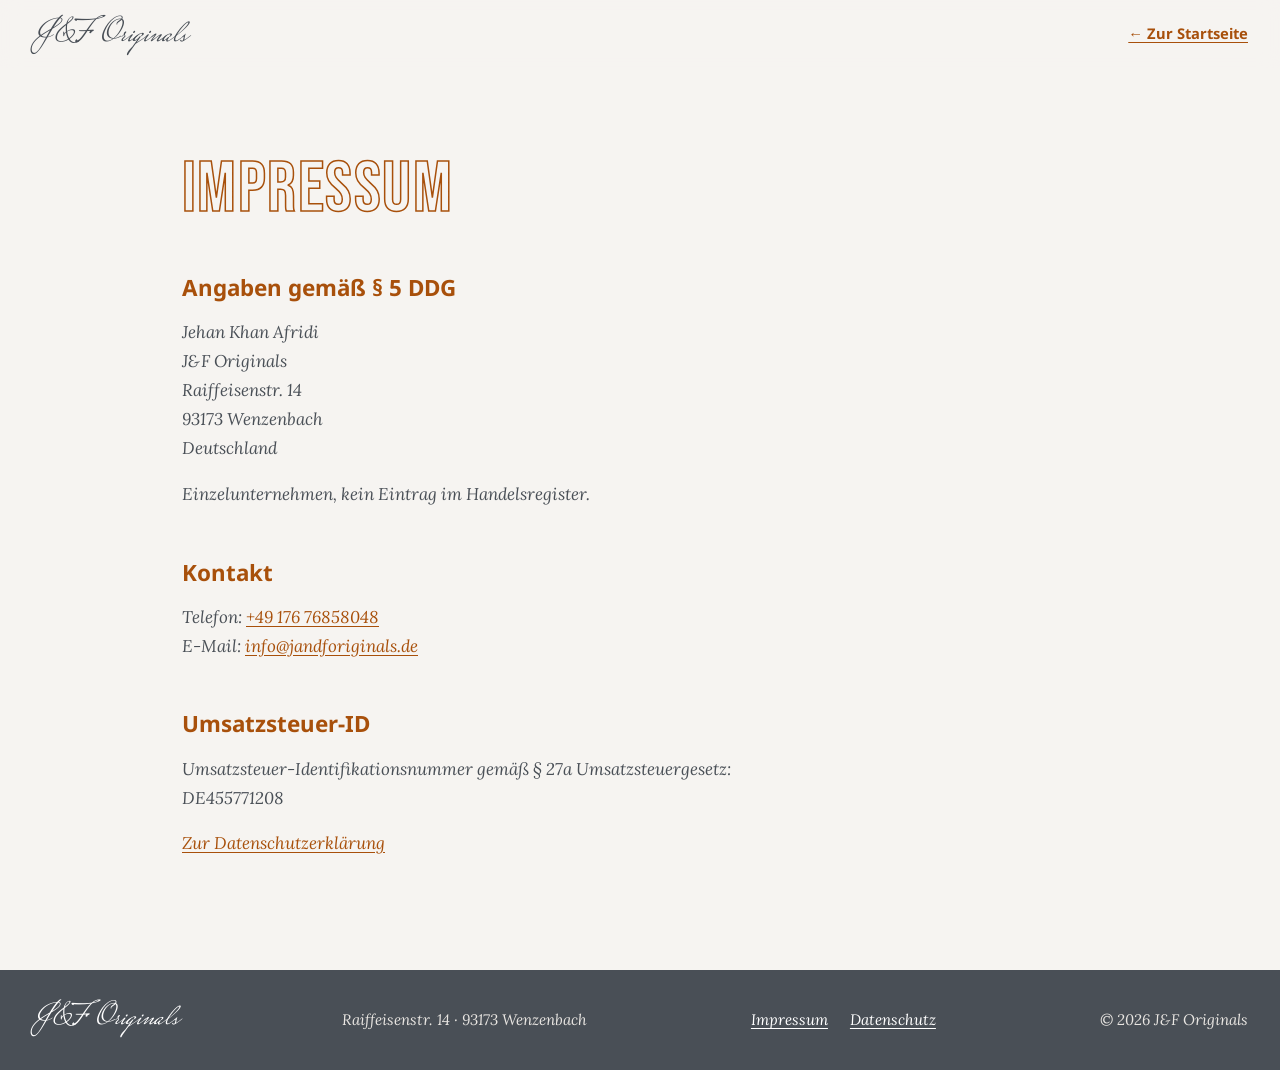
<file: impressum.html>
<!DOCTYPE html>
<html lang="de">
<head>
  <meta charset="UTF-8">
  <meta name="viewport" content="width=device-width, initial-scale=1">
  <title>Impressum | J&amp;F Originals</title>
  <meta name="description" content="Impressum von J&amp;F Originals, Inhaber Jehan Khan Afridi, Raiffeisenstr. 14, 93173 Wenzenbach.">
  <meta name="theme-color" content="#F6F4F1">
  <link rel="canonical" href="https://jandforiginals.de/impressum.html">
  <link rel="icon" href="favicon.svg" type="image/svg+xml">
  <link rel="stylesheet" href="assets/css/style.css">
</head>
<body>
  <a class="skip-link" href="#main">Zum Inhalt springen</a>
  <header class="site-header">
    <div class="container header-inner">
      <a href="index.html" class="brand" aria-label="J&amp;F Originals – zur Startseite">J&amp;F Originals</a>
      <a href="index.html" class="back-link">← Zur Startseite</a>
    </div>
  </header>

  <main id="main" class="legal">
    <div class="container narrow">
      <h1 class="display display--outline display--md">Impressum</h1>

      <h2>Angaben gemäß § 5 DDG</h2>
      <p>
        Jehan Khan Afridi<br>
        J&amp;F Originals<br>
        Raiffeisenstr. 14<br>
        93173 Wenzenbach<br>
        Deutschland
      </p>
      <p>Einzelunternehmen, kein Eintrag im Handelsregister.</p>

      <h2>Kontakt</h2>
      <p>
        Telefon: <a href="tel:+4917676858048">+49 176 76858048</a><br>
        E-Mail: <a href="mailto:info@jandforiginals.de">info@jandforiginals.de</a>
      </p>

      <h2>Umsatzsteuer-ID</h2>
      <p>Umsatzsteuer-Identifikationsnummer gemäß § 27a Umsatzsteuergesetz:<br>DE455771208</p>

      <p><a href="datenschutz.html">Zur Datenschutzerklärung</a></p>
    </div>
  </main>

  <footer class="site-footer">
    <div class="container footer-inner">
      <p class="footer-brand">J&amp;F Originals</p>
      <address>Raiffeisenstr. 14 · 93173 Wenzenbach</address>
      <nav aria-label="Rechtliches">
        <a href="impressum.html" aria-current="page">Impressum</a>
        <a href="datenschutz.html">Datenschutz</a>
      </nav>
      <p class="copy">© 2026 J&amp;F Originals</p>
    </div>
  </footer>
</body>
</html>
</file>
<file: assets/css/style.css>
/* =========================================================
   J&F Originals – Stylesheet
   Fonts are self-hosted (assets/fonts), no external requests.
   ========================================================= */

@font-face {
  font-family: "Mrs Saint Delafield";
  src: url("../fonts/mrs-saint-delafield-latin-400-normal.woff2") format("woff2");
  font-weight: 400; font-style: normal; font-display: swap;
}
@font-face {
  font-family: "Bebas Neue";
  src: url("../fonts/bebas-neue-latin-400-normal.woff2") format("woff2");
  font-weight: 400; font-style: normal; font-display: swap;
}
@font-face {
  font-family: "Noto Sans";
  src: url("../fonts/noto-sans-latin-700-normal.woff2") format("woff2");
  font-weight: 700; font-style: normal; font-display: swap;
}
@font-face {
  font-family: "Lora";
  src: url("../fonts/lora-latin-400-italic.woff2") format("woff2");
  font-weight: 400; font-style: italic; font-display: swap;
}
@font-face {
  font-family: "Lora";
  src: url("../fonts/lora-latin-700-italic.woff2") format("woff2");
  font-weight: 700; font-style: italic; font-display: swap;
}

:root {
  --bg: #F6F4F1;
  --rust: #A8500B;
  --rust-dark: #8A4108;
  --brown: #79573D;
  --ink: #494F56;
  --tint: #ECDFD4;
  --mid: #C3895B;
  --white: #FFFFFF;

  --f-script: "Mrs Saint Delafield", "Brush Script MT", cursive;
  --f-display: "Bebas Neue", "Arial Narrow", Impact, sans-serif;
  --f-sans: "Noto Sans", "Segoe UI", Arial, sans-serif;
  --f-body: "Lora", Georgia, "Times New Roman", serif;

  --maxw: 1680px;
  --gutter: clamp(16px, 3vw, 32px);
  --header-h: 68px;
  --section-y: clamp(40px, 5.5vw, 76px);
  --ease: cubic-bezier(.22, 1, .36, 1);
}

*, *::before, *::after { box-sizing: border-box; }

html { scroll-behavior: smooth; scroll-padding-top: calc(var(--header-h) + 8px); -webkit-text-size-adjust: 100%; }

body {
  margin: 0;
  background: var(--bg);
  color: var(--ink);
  font-family: var(--f-body);
  font-style: italic;
  font-size: clamp(1rem, .96rem + .2vw, 1.0625rem);
  line-height: 1.7;
  overflow-x: hidden;
}

img { display: block; max-width: 100%; height: auto; }
picture { display: block; }
a { color: var(--rust); text-underline-offset: 3px; }
a:hover { color: var(--rust-dark); }
h1, h2, h3 { margin: 0; color: var(--ink); }
p { margin: 0 0 1em; }
p:last-child { margin-bottom: 0; }
figure { margin: 0; }
address { font-style: italic; }

:focus-visible { outline: 3px solid var(--rust); outline-offset: 3px; }

.sr-only {
  position: absolute !important; width: 1px; height: 1px; padding: 0; margin: -1px;
  overflow: hidden; clip: rect(0 0 0 0); white-space: nowrap; border: 0;
}
.skip-link {
  position: absolute; left: 12px; top: -60px; z-index: 200;
  background: var(--rust); color: var(--white); padding: 10px 16px;
  font-family: var(--f-sans); font-style: normal; text-decoration: none;
}
.skip-link:focus { top: 12px; color: var(--white); }

.container { width: 100%; max-width: var(--maxw); margin: 0 auto; padding: 0 var(--gutter); }
.narrow { max-width: 980px; }

/* ---------- Type roles ---------- */
.script {
  font-family: var(--f-script);
  font-style: normal;
  font-weight: 400;
  color: var(--ink);
  line-height: 1;
  margin: 0;
}
.script, .footer-brand { word-spacing: .18em; }
.section-script { font-size: clamp(2.6rem, 6vw, 4rem); margin-bottom: -.12em; }

.display {
  font-family: var(--f-display);
  font-style: normal;
  font-weight: 400;
  text-transform: uppercase;
  letter-spacing: .02em;
  line-height: .95;
  font-size: clamp(3rem, 8vw, 5.5rem);
  color: var(--rust);
  margin-bottom: .3em;
  overflow-wrap: break-word;
  hyphens: manual;
}
.display--md { font-size: clamp(2.6rem, 6.5vw, 4.5rem); }
@supports (-webkit-text-stroke: 1px black) {
  .display--outline {
    color: transparent;
    -webkit-text-stroke: 1.5px var(--rust);
  }
}

.subhead,
.kicker {
  font-family: var(--f-sans);
  font-style: normal;
  font-weight: 700;
  color: var(--rust);
  font-size: clamp(1.15rem, 2.4vw, 1.5rem);
  line-height: 1.3;
  margin: -.2em 0 1em;
}
.kicker { font-size: .85rem; text-transform: uppercase; letter-spacing: .14em; margin: 0 0 .6em; color: var(--brown); }

.eyebrow {
  font-family: var(--f-sans);
  font-style: normal;
  font-weight: 700;
  font-size: .8rem;
  text-transform: uppercase;
  letter-spacing: .16em;
  color: var(--brown);
  margin: 0 0 .8em;
}
.body-lg { font-size: clamp(1.05rem, 1rem + .35vw, 1.2rem); font-weight: 700; }
.section-intro { max-width: 640px; }

/* ---------- Buttons ---------- */
.btn {
  display: inline-flex; align-items: center; justify-content: center;
  min-height: 48px;
  padding: 12px 26px;
  border-radius: 999px;
  border: 2px solid var(--rust);
  font-family: var(--f-sans); font-style: normal; font-weight: 700; font-size: .98rem;
  text-decoration: none;
  cursor: pointer;
  transition: background .2s, color .2s, transform .2s var(--ease), box-shadow .2s;
}
.btn:hover { transform: translateY(-2px); }
.btn-primary { background: var(--rust); color: var(--white); box-shadow: 0 10px 24px -12px rgba(168, 80, 11, .7); }
.btn-primary:hover { background: var(--rust-dark); border-color: var(--rust-dark); color: var(--white); }
.btn-ghost { background: transparent; color: var(--rust); }
.btn-ghost:hover { background: var(--tint); color: var(--rust-dark); }
.btn-row { display: flex; flex-wrap: wrap; gap: 14px; margin-top: 28px; }

/* ---------- Header ---------- */
.site-header {
  position: sticky; top: 0; z-index: 100;
  height: var(--header-h);
  background: rgba(246, 244, 241, .92);
  -webkit-backdrop-filter: blur(10px);
  backdrop-filter: blur(10px);
  border-bottom: 1px solid transparent;
  transition: border-color .3s, box-shadow .3s;
}
.site-header.is-scrolled { border-bottom-color: var(--tint); box-shadow: 0 6px 20px -16px rgba(73, 79, 86, .5); }
.header-inner { height: 100%; display: flex; align-items: center; justify-content: space-between; gap: 16px; }

.brand {
  font-family: var(--f-script);
  word-spacing: .18em;
  font-style: normal;
  font-size: 2.1rem;
  line-height: 1;
  color: var(--ink);
  text-decoration: none;
  padding-top: 6px;
  white-space: nowrap;
}
.brand:hover { color: var(--rust); }

.site-nav ul { list-style: none; margin: 0; padding: 0; display: flex; align-items: center; gap: 4px; }
.site-nav a {
  display: block;
  padding: 8px 12px;
  font-family: var(--f-sans); font-style: normal; font-weight: 700; font-size: .9rem;
  color: var(--ink);
  text-decoration: none;
  border-radius: 999px;
  transition: color .2s, background .2s;
}
.site-nav a:hover, .site-nav a.is-active { color: var(--rust); }
.site-nav a.nav-cta { background: var(--rust); color: var(--white); padding: 8px 18px; margin-left: 6px; }
.site-nav a.nav-cta:hover { background: var(--rust-dark); color: var(--white); }

.nav-toggle {
  display: none;
  width: 46px; height: 46px; padding: 12px 11px;
  background: transparent; border: 1.5px solid var(--ink); border-radius: 10px;
  cursor: pointer;
  flex-direction: column; justify-content: space-between;
}
.nav-toggle .bar { display: block; height: 2px; background: var(--ink); border-radius: 2px; transition: transform .3s var(--ease), opacity .2s; }
.nav-toggle[aria-expanded="true"] .bar:nth-child(2) { transform: translateY(8px) rotate(45deg); }
.nav-toggle[aria-expanded="true"] .bar:nth-child(3) { opacity: 0; }
.nav-toggle[aria-expanded="true"] .bar:nth-child(4) { transform: translateY(-8px) rotate(-45deg); }

/* ---------- Sections ---------- */
.section { position: relative; padding: var(--section-y) 0; }

.split {
  display: grid;
  grid-template-columns: 1fr 1fr;
  gap: clamp(28px, 4vw, 64px);
  align-items: center;
}
.split--top { align-items: start; }
.split--reverse .split-text { order: 2; }
.split--reverse .split-media { order: 1; }
.split-text { position: relative; }

/* ---------- Hero ---------- */
.hero { position: relative; padding: clamp(24px, 4vw, 56px) 0 clamp(32px, 4.5vw, 60px); overflow: hidden; }
.hero-grid { display: grid; grid-template-columns: 1.05fr 1fr; gap: clamp(32px, 5vw, 72px); align-items: center; }
.hero-script { font-size: clamp(3.2rem, 9vw, 6rem); margin-bottom: .1em; }
.hero-title { font-size: clamp(3.4rem, 9.5vw, 6.6rem); color: var(--rust); }
.lead { font-size: clamp(1.08rem, 1rem + .5vw, 1.3rem); max-width: 34em; }

.polaroid {
  background: var(--white);
  padding: 12px 12px 44px;
  box-shadow: 0 24px 50px -24px rgba(73, 79, 86, .55), 0 2px 6px rgba(73, 79, 86, .12);
  transform: rotate(2deg);
  transition: transform .5s var(--ease);
}
.polaroid:hover { transform: rotate(0deg); }

.deco-line {
  position: absolute; pointer-events: none;
  height: 1px; background: var(--ink);
}
.deco-line--hero { left: 0; width: min(28vw, 320px); top: clamp(120px, 16vw, 210px); opacity: .7; }
.deco-line--hero::after {
  content: ""; position: absolute; right: -4px; top: -4px;
  width: 9px; height: 9px; border-radius: 50%; background: var(--ink);
}

/* ---------- Vision ---------- */
.vision { text-align: center; padding-top: clamp(12px, 2vw, 24px); }
.vision { padding-bottom: clamp(24px, 3.5vw, 44px); }
.konzept { padding-top: clamp(16px, 2.5vw, 32px); }
.produktwelt { padding-bottom: clamp(8px, 1.5vw, 20px); }
.vision .display { margin-bottom: .45em; }
.audience {
  list-style: none; padding: 0; margin: 24px auto 14px;
  display: flex; flex-wrap: wrap; justify-content: center; gap: 10px;
}
.audience li {
  font-family: var(--f-sans); font-style: normal; font-weight: 700; font-size: .86rem;
  color: var(--brown);
  background: var(--tint);
  padding: 8px 16px; border-radius: 999px;
}
.note { font-size: .98rem; }

/* ---------- Konzept ---------- */
.framed-block { position: relative; padding: 0 0 0 0; z-index: 0; }
.framed-block::before {
  content: ""; position: absolute; z-index: -1;
  inset: -22px 28px -22px 28px;
  background: var(--rust);
}
.framed-block img { transform: rotate(-2deg); box-shadow: 0 20px 40px -20px rgba(0, 0, 0, .55); }

.deco-stripes {
  display: block; pointer-events: none;
  height: 44px;
  -webkit-mask: linear-gradient(#000 0 0);
}
.deco-stripes--outline {
  width: 200px; height: 38px; margin-bottom: 18px;
  background: url("data:image/svg+xml,%3Csvg xmlns='http://www.w3.org/2000/svg' viewBox='0 0 230 44'%3E%3Cg fill='none' stroke='%23494F56' stroke-width='1.3'%3E%3Cpath d='M2 43 40 1h18L20 43z'/%3E%3Cpath d='M58 43 96 1h18L76 43z'/%3E%3Cpath d='M114 43 152 1h18l-38 42z'/%3E%3Cpath d='M170 43 208 1h18l-38 42z'/%3E%3C/g%3E%3C/svg%3E") no-repeat left center / contain;
}
.deco-stripes--solid {
  width: 200px; position: absolute; left: -40px; bottom: -86px;
  background: url("data:image/svg+xml,%3Csvg xmlns='http://www.w3.org/2000/svg' viewBox='0 0 200 44'%3E%3Cg fill='%23494F56'%3E%3Cpath d='M0 44 36 0h36L36 44z'/%3E%3Cpath d='M64 44 100 0h36l-36 44z'/%3E%3Cpath d='M128 44 164 0h36l-36 44z'/%3E%3C/g%3E%3C/svg%3E") no-repeat left center / contain;
}

/* ---------- Produktwelt ---------- */
.section-head { margin-bottom: clamp(22px, 3vw, 36px); }
.product-grid {
  list-style: none; margin: 0; padding: 0;
  display: grid; grid-template-columns: repeat(4, minmax(0, 1fr)); gap: clamp(18px, 2.5vw, 30px);
}
.product-card {
  display: flex; flex-direction: column; align-items: center; height: 100%;
  text-decoration: none; text-align: center;
  color: var(--ink);
}
.frame {
  display: block; width: 100%;
  border: 8px solid var(--rust);
  background: var(--rust);
  overflow: hidden;
  aspect-ratio: 4 / 3;
  transition: transform .35s var(--ease), box-shadow .35s;
}
.frame picture, .frame img { width: 100%; height: 100%; object-fit: cover; }
.frame img { transition: transform .6s var(--ease); }
.product-card:hover .frame { transform: translateY(-6px); box-shadow: 0 22px 40px -22px rgba(121, 87, 61, .8); }
.product-card:hover .frame img { transform: scale(1.04); }
.product-name {
  margin-top: 14px;
  font-family: var(--f-sans); font-style: normal; font-weight: 700; font-size: 1.05rem;
  color: var(--rust);
}
.product-more {
  font-size: .92rem; color: var(--ink);
  border-bottom: 1px solid var(--mid);
  margin-top: 2px;
}
.product-card:hover .product-more { color: var(--rust); border-color: var(--rust); }

.deco-cross {
  display: block; width: 72px; height: 72px; margin: 12px 0 0 auto;
  background: url("data:image/svg+xml,%3Csvg xmlns='http://www.w3.org/2000/svg' viewBox='0 0 92 92'%3E%3Cg stroke='%23494F56' stroke-width='1.6' stroke-linecap='round'%3E%3Cpath d='M4 4l8 8M12 4l-8 8M30 4l8 8M38 4l-8 8M56 4l8 8M64 4l-8 8M82 4l8 8M90 4l-8 8M4 30l8 8M12 30l-8 8M30 30l8 8M38 30l-8 8M56 30l8 8M64 30l-8 8M82 30l8 8M90 30l-8 8M4 56l8 8M12 56l-8 8M30 56l8 8M38 56l-8 8M56 56l8 8M64 56l-8 8M82 56l8 8M90 56l-8 8M4 82l8 8M12 82l-8 8M30 82l8 8M38 82l-8 8M56 82l8 8M64 82l-8 8M82 82l8 8M90 82l-8 8'/%3E%3C/g%3E%3C/svg%3E") no-repeat center / contain;
  opacity: .8;
}

/* ---------- Detail blocks ---------- */
.detail { padding-top: clamp(32px, 4.5vw, 60px); padding-bottom: clamp(32px, 4.5vw, 60px); }
.detail + .detail { padding-top: 0; }
.offset-frame { position: relative; z-index: 0; max-width: 620px; justify-self: center; width: 100%; }
.offset-frame::after {
  content: ""; position: absolute; z-index: -1;
  inset: 18px -18px -18px 18px;
  border: 1.5px solid var(--rust);
}
.offset-frame--left::after { inset: 18px 18px -18px -18px; }
.offset-frame img { width: 100%; aspect-ratio: 1 / 1; object-fit: cover; }
#kinderfahrgeschaefte .offset-frame img { aspect-ratio: 4 / 3; }

.specs { margin: 8px 0 0; display: grid; gap: 0; }
.specs div {
  display: flex; justify-content: space-between; gap: 18px;
  padding: 12px 0;
  border-bottom: 1px solid var(--tint);
}
.specs div:first-child { border-top: 1px solid var(--tint); }
.specs dt { margin: 0; }
.specs dd { margin: 0; font-weight: 700; text-align: right; white-space: nowrap; }

/* Kaffee panel */
.coffee-panel {
  background: var(--brown);
  color: var(--white);
  padding: clamp(22px, 3vw, 36px) clamp(18px, 3vw, 36px);
  display: grid; gap: 26px;
}
.coffee-item {
  display: grid;
  grid-template-columns: 30px 1fr;
  grid-template-areas: "label img" ". size";
  column-gap: 14px;
}
.coffee-label {
  grid-area: label;
  writing-mode: vertical-rl; transform: rotate(180deg);
  font-weight: 700; font-size: 1rem;
  text-align: center; align-self: center;
}
.coffee-item picture { grid-area: img; }
.coffee-item img { width: 100%; aspect-ratio: 16 / 9; object-fit: cover; }
.coffee-item .img-crop { object-position: center 40%; }
.coffee-size { grid-area: size; margin: 10px 0 0; font-weight: 700; font-size: .95rem; }

/* ---------- Technik ---------- */
.feature-list { display: grid; gap: 44px; }
.feature-title {
  font-family: var(--f-sans); font-style: normal; font-weight: 700;
  font-size: clamp(1.25rem, 2.4vw, 1.5rem);
  margin-bottom: 8px;
}
.meter {
  display: block; height: 14px; margin-top: 18px; max-width: 360px;
  background: var(--white); border-radius: 999px;
  box-shadow: inset 0 0 0 1px var(--tint);
}
.meter span { display: block; height: 100%; width: 72%; background: var(--rust); border-radius: 999px; }
.js .meter span { width: 0; transition: width 1.4s var(--ease) .2s; }
.js .is-visible .meter span { width: 72%; }

/* ---------- Financial Model ---------- */
.financial { background: linear-gradient(180deg, transparent, rgba(236, 223, 212, .45) 18%, rgba(236, 223, 212, .45) 82%, transparent); }
.tiles { list-style: none; margin: 0; padding: 0; display: grid; gap: 30px; }
.tile { text-align: center; max-width: 440px; justify-self: center; width: 100%; }
.pill {
  display: block;
  background: var(--rust); color: var(--white);
  font-family: var(--f-body); font-style: italic; font-weight: 700;
  font-size: 1.08rem; letter-spacing: .02em;
  padding: 12px 22px;
  border-radius: 22px 22px 22px 4px;
  margin-bottom: 14px;
  box-shadow: 0 10px 22px -14px rgba(168, 80, 11, .9);
}
.tile p { padding: 0 8px; }

.deco-star {
  display: block; width: 110px; height: 110px; margin-top: 36px;
  background: url("data:image/svg+xml,%3Csvg xmlns='http://www.w3.org/2000/svg' viewBox='0 0 110 110'%3E%3Cpath d='M55 4C60 40 70 50 106 55 70 60 60 70 55 106 50 70 40 60 4 55 40 50 50 40 55 4z' fill='none' stroke='%23494F56' stroke-width='2' stroke-dasharray='1 6' stroke-linecap='round'/%3E%3C/svg%3E") no-repeat center / contain;
}

/* ---------- Ablauf ---------- */
.timeline {
  list-style: none; margin: 0; padding: 4px 0 4px 44px;
  position: relative;
  counter-reset: step;
}
.timeline::before {
  content: ""; position: absolute; left: 13px; top: 10px; bottom: 10px;
  width: 2px; background: var(--ink);
}
.timeline::after {
  content: ""; position: absolute; left: 9px; bottom: 4px;
  width: 10px; height: 10px; border-radius: 50%; background: var(--ink);
}
.timeline li { position: relative; counter-increment: step; padding-bottom: 36px; }
.timeline li:last-child { padding-bottom: 12px; }
.timeline li::before {
  content: counter(step);
  position: absolute; left: -44px; top: 0;
  width: 28px; height: 28px; border-radius: 50%;
  display: grid; place-items: center;
  background: var(--rust); color: var(--white);
  font-family: var(--f-sans); font-style: normal; font-weight: 700; font-size: .85rem;
  box-shadow: 0 0 0 5px var(--bg);
}
.timeline h3 {
  font-family: var(--f-sans); font-style: normal; font-weight: 700;
  color: var(--rust);
  font-size: clamp(1.3rem, 2.6vw, 1.7rem);
  line-height: 1.2;
  margin-bottom: 6px;
}

.deco-hex {
  display: block; width: 110px; height: 104px; margin: 34px 0 0 auto;
  background: url("data:image/svg+xml,%3Csvg xmlns='http://www.w3.org/2000/svg' viewBox='0 0 110 104'%3E%3Cg fill='none' stroke='%23A8500B' stroke-width='1.5'%3E%3Cpath d='M55 2l22 12.7v25.4L55 52.8 33 40.1V14.7z'/%3E%3Cpath d='M30 51l22 12.7v25.4L30 101.8 8 89.1V63.7z'/%3E%3Cpath d='M80 51l22 12.7v25.4L80 101.8 58 89.1V63.7z'/%3E%3C/g%3E%3C/svg%3E") no-repeat center / contain;
}

/* ---------- Kontakt ---------- */
.kontakt { padding-bottom: clamp(48px, 6vw, 88px); }
.kontakt-script {
  font-size: clamp(2.6rem, 7vw, 5.4rem);
  text-align: center;
  line-height: 1.15;
  max-width: 900px;
  margin: 0 auto clamp(22px, 3.5vw, 40px);
}
.kontakt-grid {
  display: grid; grid-template-columns: .9fr 1.1fr; gap: clamp(36px, 6vw, 80px); align-items: start;
}
.contact-list { list-style: none; margin: 26px 0 0; padding: 0; display: grid; gap: 14px; }
.contact-list li { display: flex; align-items: center; gap: 14px; font-weight: 700; }
.contact-list svg {
  flex: none; width: 40px; height: 40px; padding: 9px;
  border-radius: 50%; background: var(--tint);
  fill: none; stroke: var(--rust); stroke-width: 1.8; stroke-linecap: round; stroke-linejoin: round;
}
.contact-list a { font-size: 1.08rem; overflow-wrap: anywhere; }

.contact-form {
  display: grid; grid-template-columns: 1fr 1fr; gap: 18px;
  background: var(--white);
  padding: clamp(22px, 4vw, 40px);
  border-top: 6px solid var(--rust);
  box-shadow: 0 30px 60px -40px rgba(73, 79, 86, .6);
}
.field { display: flex; flex-direction: column; gap: 6px; min-width: 0; margin: 0; padding: 0; border: 0; }
.field--full { grid-column: 1 / -1; }
.field > label, .checks legend {
  font-family: var(--f-sans); font-style: normal; font-weight: 700; font-size: .86rem;
  color: var(--ink);
}
.field input[type="text"],
.field input[type="email"],
.field input[type="tel"],
.field select,
.field textarea {
  width: 100%;
  font: 400 1rem/1.5 system-ui, -apple-system, "Segoe UI", Arial, sans-serif;
  color: var(--ink);
  background: var(--bg);
  border: 1.5px solid #D6CCC2;
  border-radius: 8px;
  padding: 11px 13px;
  min-height: 48px;
  transition: border-color .2s, box-shadow .2s;
}
.field textarea { resize: vertical; }
.field input:focus, .field select:focus, .field textarea:focus {
  outline: none; border-color: var(--rust); box-shadow: 0 0 0 3px rgba(168, 80, 11, .18);
}
.field.is-invalid input, .field.is-invalid textarea { border-color: #B3261E; }
.checks { display: flex; flex-wrap: wrap; gap: 10px 22px; }
.checks legend { margin-bottom: 8px; padding: 0; }
.checks label, .consent label {
  display: inline-flex; align-items: flex-start; gap: 10px; cursor: pointer; line-height: 1.5;
}
.checks label { align-items: center; min-height: 32px; }
.field.checks label, .field.consent > label {
  font-family: var(--f-body); font-style: italic; font-weight: 400; font-size: .98rem; color: var(--ink);
}
input[type="checkbox"] { width: 20px; height: 20px; margin: 2px 0 0; flex: none; accent-color: var(--rust); }
.consent { font-size: .94rem; }
.consent.is-invalid span { color: #B3261E; }
.form-hint { margin: 0; font-size: .88rem; }
.form-status:empty { display: none; }
.form-status { margin: 0; font-weight: 700; font-size: .95rem; }
.form-status.is-error { color: #B3261E; }
.form-status.is-success { color: #2E6B3A; }

/* ---------- Footer ---------- */
.site-footer { background: var(--ink); color: #E9E6E2; padding: 34px 0; font-size: .95rem; }
.footer-inner { display: flex; flex-wrap: wrap; align-items: center; justify-content: space-between; gap: 12px 28px; }
.footer-brand { font-family: var(--f-script); font-style: normal; font-size: 2rem; margin: 0; line-height: 1; color: var(--white); }
.site-footer address { margin: 0; }
.site-footer nav { display: flex; gap: 22px; }
.site-footer a { color: var(--white); }
.site-footer a:hover { color: var(--tint); }
.copy { margin: 0; }

/* ---------- Reveal on scroll ---------- */
.js .reveal { opacity: 0; transform: translateY(26px); transition: opacity .8s var(--ease), transform .8s var(--ease); }
.js .reveal.is-visible { opacity: 1; transform: none; }

/* ---------- Legal pages ---------- */
.legal { padding: clamp(40px, 7vw, 88px) 0 clamp(64px, 9vw, 112px); }
.legal .display { margin-bottom: .5em; }
.legal h2 {
  font-family: var(--f-sans); font-style: normal; font-weight: 700;
  font-size: clamp(1.15rem, 2.2vw, 1.4rem);
  color: var(--rust);
  margin: 2em 0 .5em;
}
.legal h3 { font-family: var(--f-sans); font-style: normal; font-size: 1.02rem; margin: 1.4em 0 .4em; }
.legal ul { padding-left: 1.2em; }
.legal .todo {
  background: var(--tint); border-left: 4px solid var(--rust);
  padding: 14px 18px; font-size: .95rem;
}
.back-link { font-family: var(--f-sans); font-style: normal; font-weight: 700; font-size: .92rem; }

/* ---------- Responsive ---------- */
@media (max-width: 1060px) {
  .product-grid { grid-template-columns: repeat(2, minmax(0, 1fr)); }
  .site-nav a { padding: 8px 9px; font-size: .86rem; }
}

@media (max-width: 900px) {
  :root { --header-h: 64px; }
  .nav-toggle { display: flex; }
  .site-nav {
    position: fixed; left: 0; right: 0; top: var(--header-h);
    background: var(--bg);
    border-bottom: 1px solid var(--tint);
    box-shadow: 0 20px 30px -20px rgba(73, 79, 86, .45);
    padding: 12px var(--gutter) 24px;
    transform: translateY(-8px); opacity: 0; visibility: hidden;
    transition: transform .3s var(--ease), opacity .25s, visibility .3s;
  }
  .site-nav.is-open { transform: none; opacity: 1; visibility: visible; }
  .site-nav ul { flex-direction: column; align-items: stretch; gap: 2px; }
  .site-nav a { padding: 13px 8px; font-size: 1.05rem; border-radius: 8px; }
  .site-nav a.nav-cta { margin: 10px 0 0; text-align: center; padding: 13px 18px; }

  .hero-grid, .split, .kontakt-grid { grid-template-columns: 1fr; }
  .split--reverse .split-text, .split--reverse .split-media { order: 0; }
  .split-media { order: 2; }
  .hero-photo { max-width: 620px; justify-self: center; }
  .deco-line--hero { display: none; }
  .framed-block { margin: 22px 0 70px; }
  .deco-stripes--solid { left: 0; bottom: -78px; width: 160px; }
  .deco-hex, .deco-star { display: none; }
  .offset-frame { max-width: 460px; width: calc(100% - 18px); justify-self: start; }
  .offset-frame--left { justify-self: end; }
}

@media (max-width: 600px) {
  .product-grid { grid-template-columns: 1fr; gap: 32px; }
  .contact-form { grid-template-columns: 1fr; }
  .btn-row .btn { flex: 1 1 100%; }
  .specs div { flex-direction: column; gap: 2px; }
  .specs dd { text-align: left; }
  .footer-inner { flex-direction: column; align-items: flex-start; }
  .polaroid { padding: 8px 8px 30px; }
  .framed-block::before { inset: -14px 14px -14px 14px; }
  .deco-cross { width: 64px; height: 64px; }
}

@media (prefers-reduced-motion: reduce) {
  html { scroll-behavior: auto; }
  *, *::before, *::after { transition: none !important; animation: none !important; }
  .js .reveal { opacity: 1; transform: none; }
  .js .meter span { width: 72%; }
}

@media print {
  .site-header, .nav-toggle, .contact-form, .deco-stripes, .deco-cross, .deco-star, .deco-hex, .deco-line { display: none !important; }
  .js .reveal { opacity: 1; transform: none; }
}
</file>
